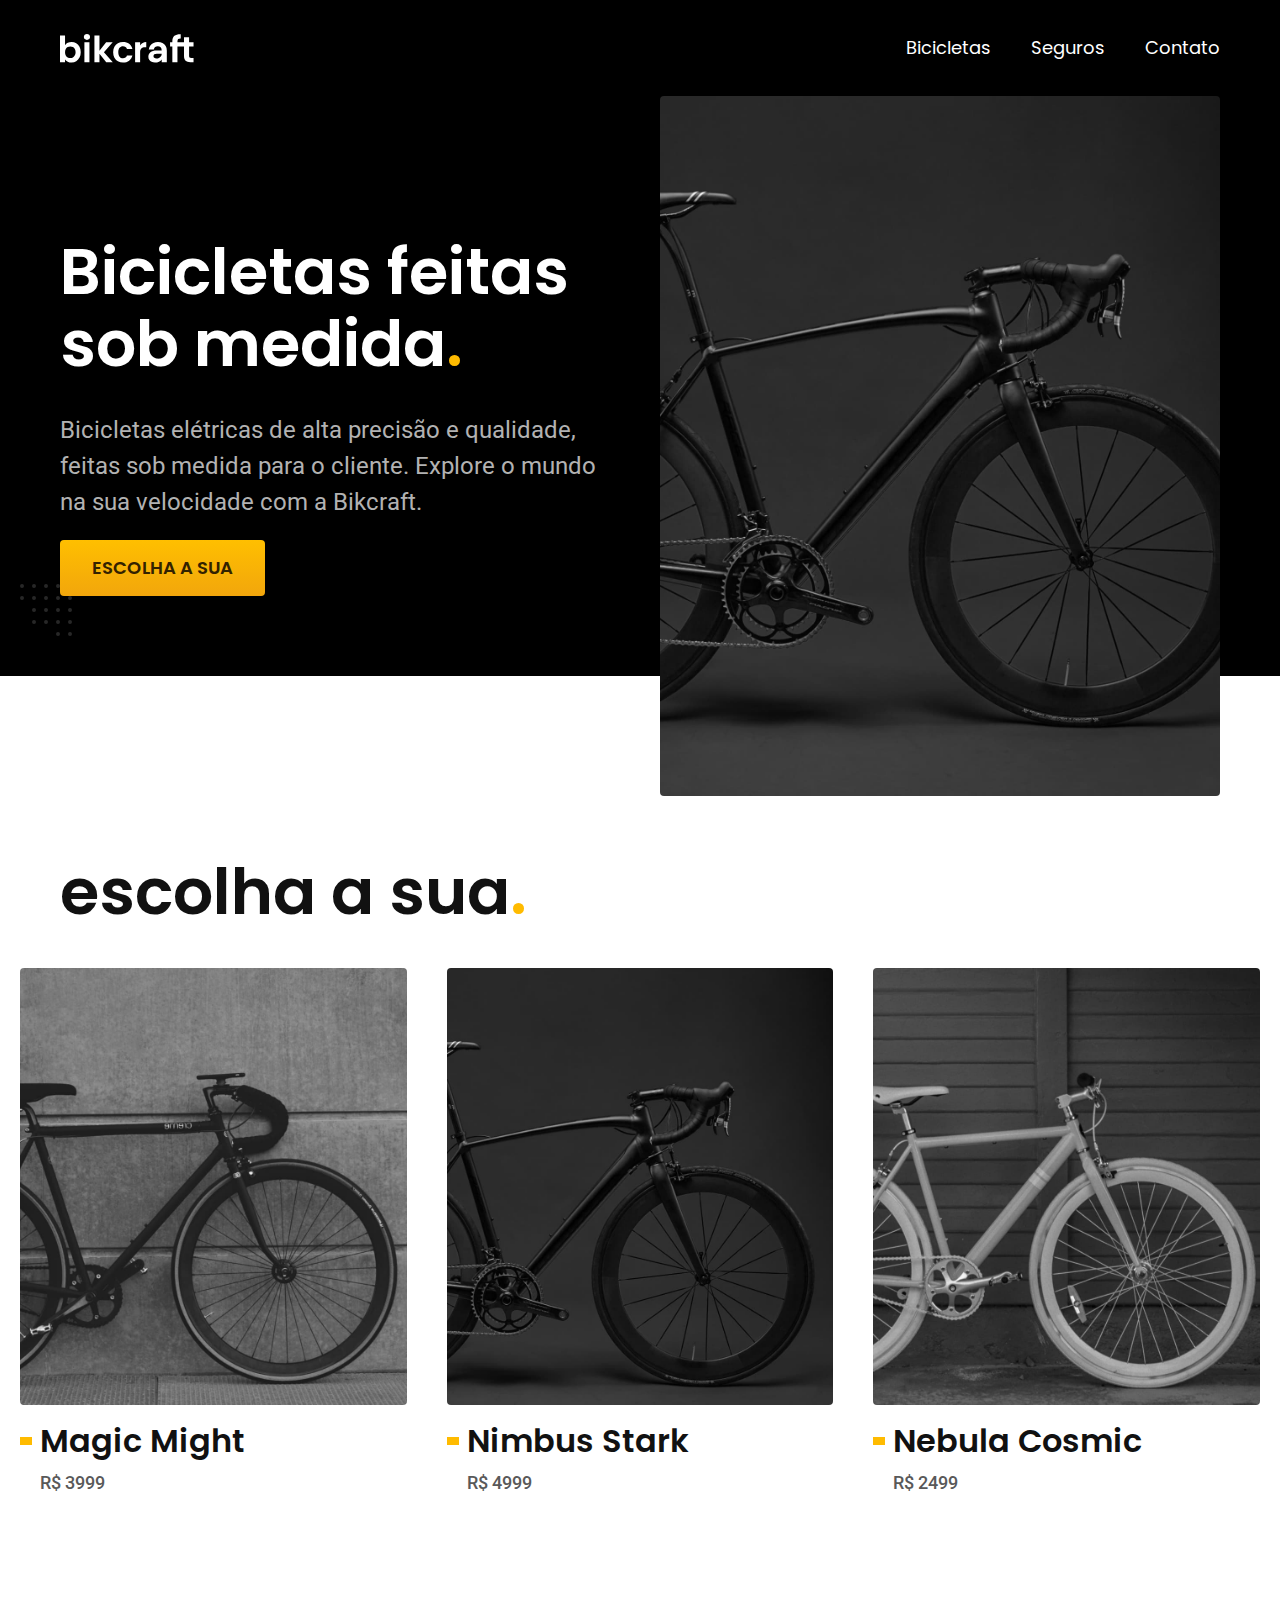
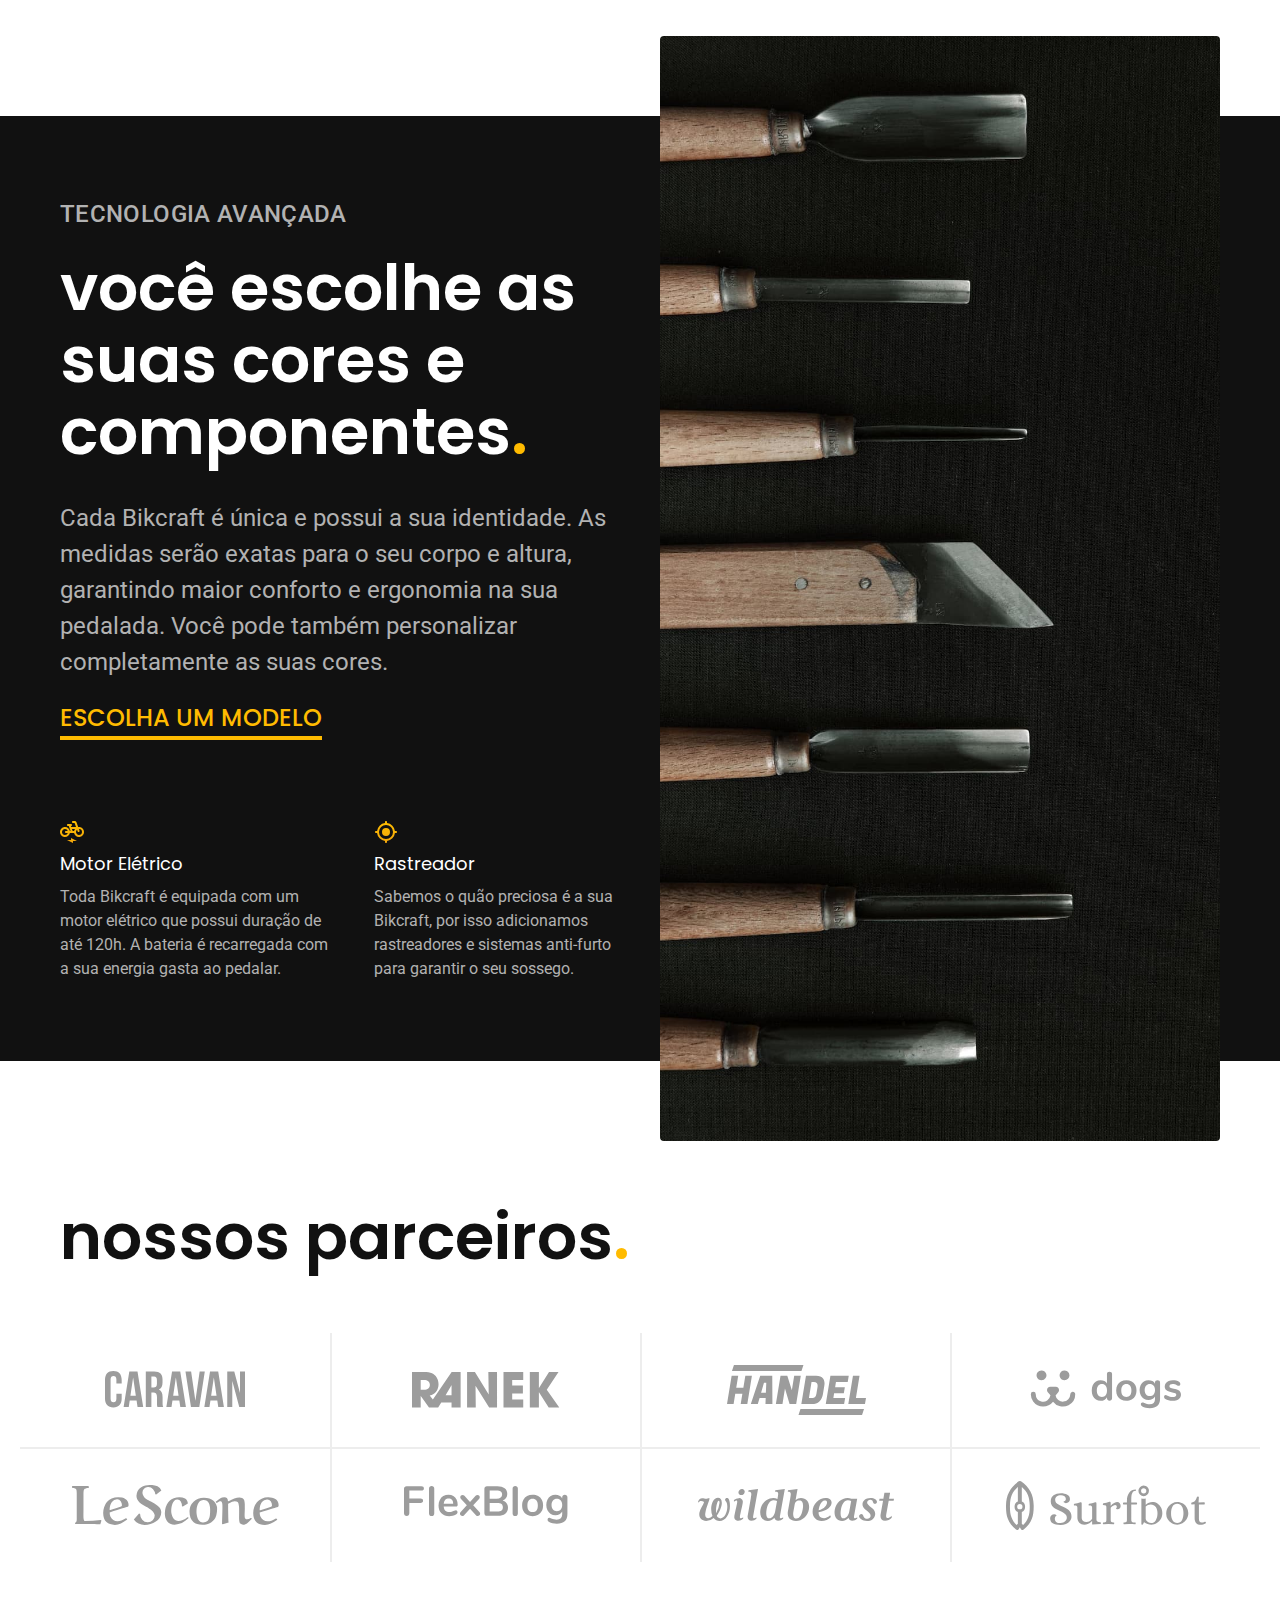
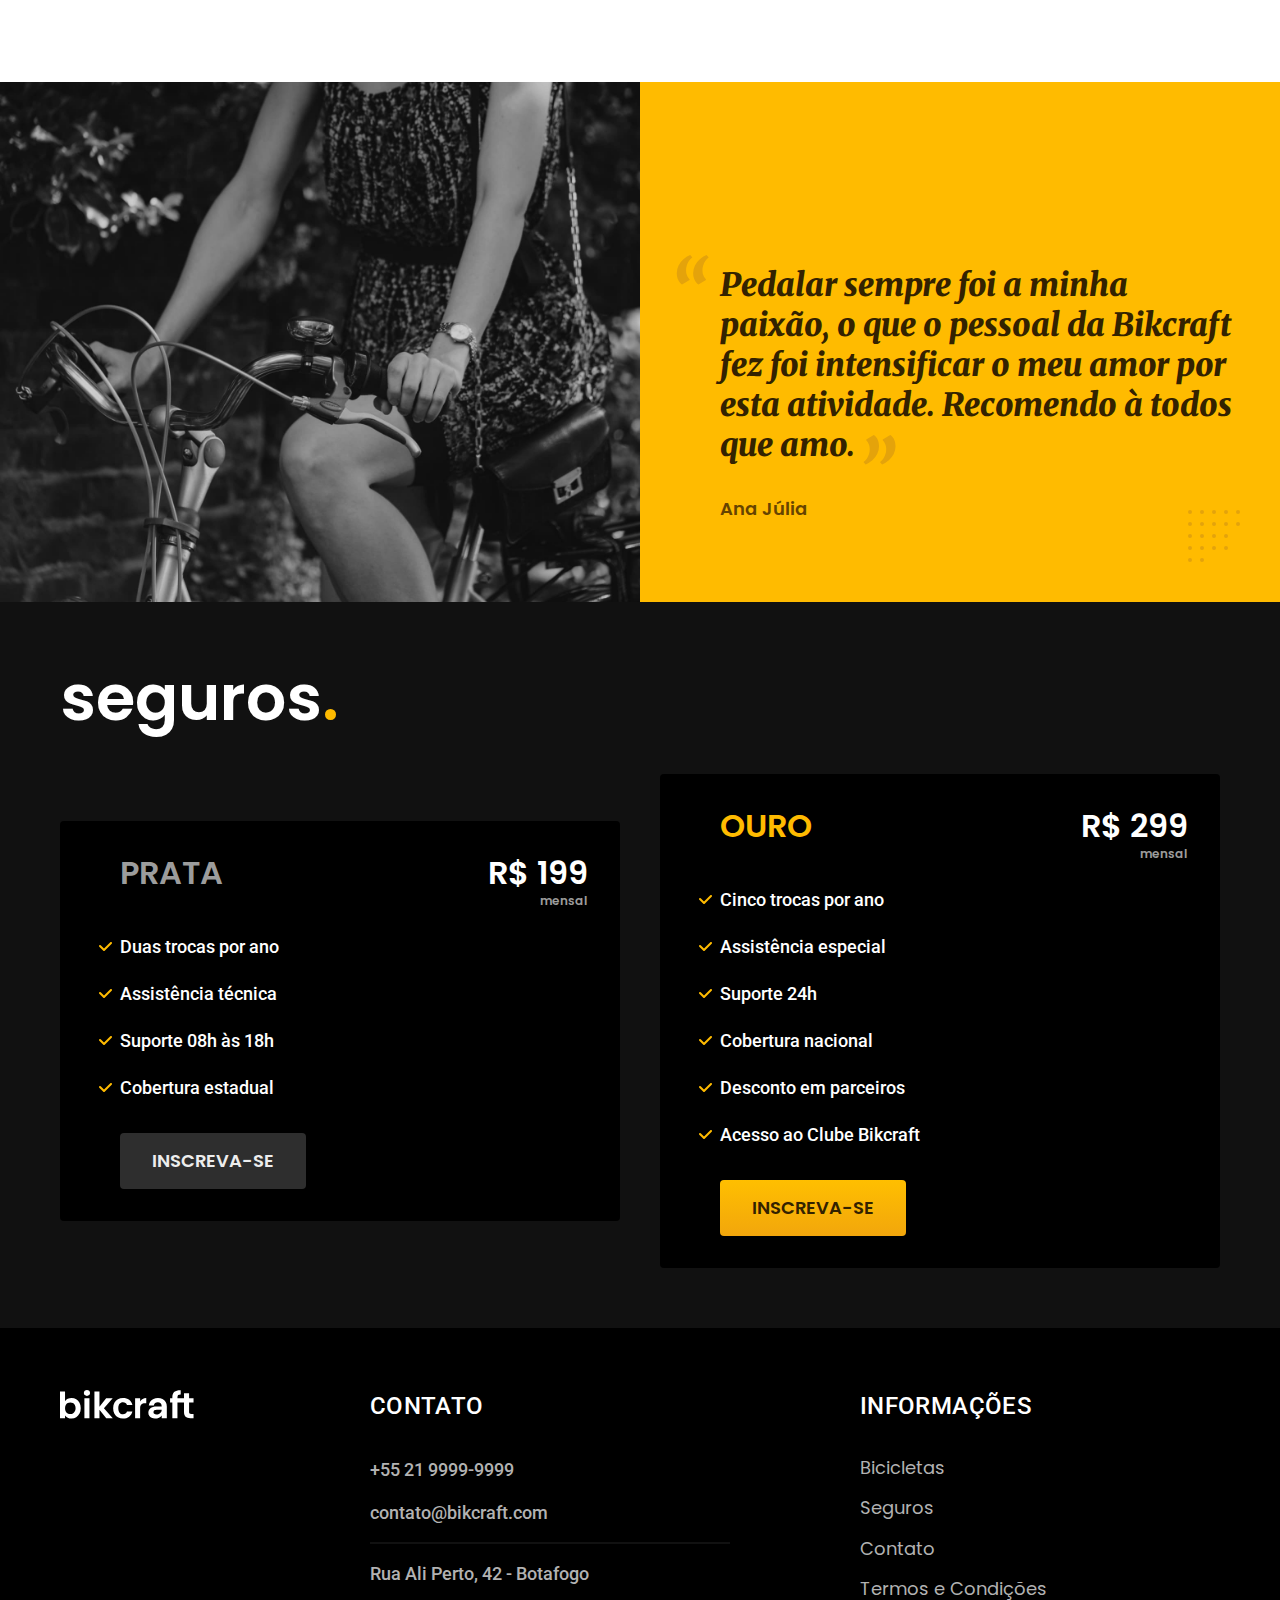
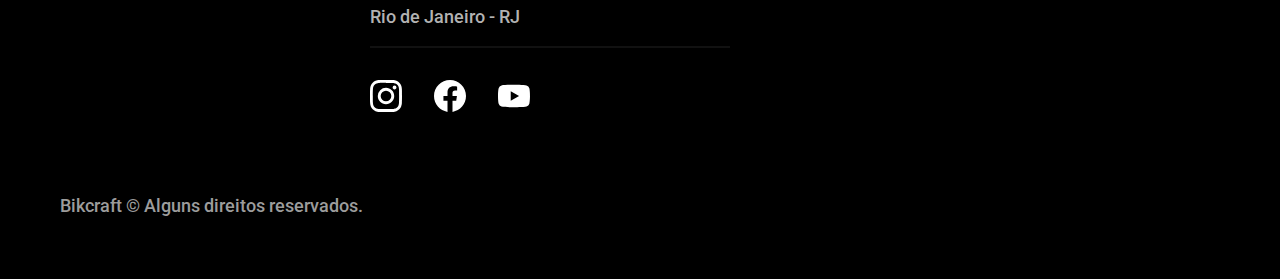
<file: index.html>
<!DOCTYPE html>

<html lang="pt-br">

<head>
  <meta charset="UTF-8">
  <meta name="viewport" content="width=device-width, initial-scale=1.0">
  <title>Bikcraft - Bicicletas Elétricas</title>
  <meta name="description" content="Bicicletas elétricas de alta precisão e qualidade,  feitas sob medida para o cliente. Explore o mundo na sua velocidade com a Bikcraft.">

  <link rel="icon" href="./favicon.svg" type="image/svg+xml">
  <link rel="preload" href="./css/style.min.css" as="style">
  <link rel="stylesheet" href="./css/style.min.css">

  <script>document.documentElement.classList.add('js')</script>

  <link rel="preconnect" href="https://fonts.googleapis.com">
  <link rel="preconnect" href="https://fonts.gstatic.com" crossorigin>
  <link href="https://fonts.googleapis.com/css2?family=Merriweather:ital,wght@1,900&family=Poppins:wght@400;600&family=Roboto:wght@400;500&display=swap" rel="stylesheet">
</head>

<body>
  <header class="header-bg">
    <div class="header container">
      <a href="./">
        <img src="./img/bikcraft.svg" width="136" height="32" alt="Bikcraft">
      </a>

      <nav aria-label="primaria">
        <ul class="header-menu font-1-m cor-0">
          <li><a href="./bicicletas.html">Bicicletas</a></li>
          <li><a href="./seguros.html">Seguros</a></li>
          <li><a href="./contato.html">Contato</a></li>
        </ul>
      </nav>
    </div>
  </header>

  <main class="introducao-bg">
    <div class="introducao container">
      <div class="introducao-conteudo">
        <h1 class="font-1-xxl cor-0 fadeInDown" data-anime="200">Bicicletas feitas sob medida<span class="cor-p1">.</span></h1>
        <p class="font-2-l cor-5 fadeInDown" data-anime="400">Bicicletas elétricas de alta precisão e qualidade, feitas sob medida para o cliente. Explore o mundo na sua velocidade com a Bikcraft.</p>
        <a class="botao fadeInDown" data-anime="600" href="./bicicletas.html">Escolha a sua</a>
      </div>
      <picture data-anime="800" class="fadeInDown">
        <source media="(max-width: 800px)" srcset="./img/bicicletas/nimbus.jpg">
        <img src="./img/fotos/introducao.jpg" width="1280" height="1600" alt="Bicicleta elétrica preta">
      </picture>
    </div>
  </main>
  <article class="bicicletas-lista">
    <h2 class="container font-1-xxl">escolha a sua<span class="cor-p1">.</span></h2>

    <ul>
      <li>
        <a href="./bicicletas/magic.html">
          <img src="./img/bicicletas/magic-home.jpg" width="920" height="1040" alt="Bicicleta preta">
          <h3 class="font-1-xl">Magic Might</h3>
          <span class="font-2-m cor-8">R$ 3999</span>
        </a>
      </li>
      <li>
        <a href="./bicicletas/nimbus.html">
          <img src="./img/bicicletas/nimbus-home.jpg" width="920" height="1040" alt="Bicicleta preta">
          <h3 class="font-1-xl">Nimbus Stark</h3>
          <span class="font-2-m cor-8">R$ 4999</span>
        </a>
      </li>
      <li>
        <a href="./bicicletas/nebula.html">
          <img src="./img/bicicletas/nebula-home.jpg" width="920" height="1040" alt="Bicicleta preta">
          <h3 class="font-1-xl">Nebula Cosmic</h3>
          <span class="font-2-m cor-8">R$ 2499</span>
        </a>
      </li>
    </ul>
  </article>

  <article class="tecnologia-bg">
    <div class="tecnologia container">
      <div class="tecnologia-conteudo">
        <span class="font-2-l-b cor-5">Tecnologia Avançada</span>
        <h2 class="font-1-xxl cor-0">você escolhe as suas cores e componentes<span class="cor-p1">.</span></h2>
        <p class="font-2-l cor-5">Cada Bikcraft é única e possui a sua identidade. As medidas serão exatas para o seu corpo e altura, garantindo maior conforto e ergonomia na sua pedalada. Você pode também personalizar completamente as suas cores.</p>
        <a class="link" href="./bicicletas.html">Escolha um modelo</a>
        <div class="tecnologia-vantagens">
          <div>
            <img src="./img/icones/eletrica.svg" width="24" height="24" alt="">
            <h3 class="font-1-m cor-0">Motor Elétrico</h3>
            <p class="font-2-s cor-5">Toda Bikcraft é equipada com um motor elétrico que possui duração de até 120h. A bateria é recarregada com a sua energia gasta ao pedalar.</p>
          </div>
          <div>
            <img src="./img/icones/rastreador.svg" width="24" height="24" alt="">
            <h3 class="font-1-m cor-0">Rastreador</h3>
            <p class="font-2-s cor-5">Sabemos o quão preciosa é a sua Bikcraft, por isso adicionamos rastreadores e sistemas anti-furto para garantir o seu sossego.</p>
          </div>
        </div>
      </div>
      <div class="tecnologia-img">
        <img src="./img/fotos/tecnologia.jpg" width="1200" height="1920" alt="">
      </div>
    </div>
  </article>

  <section class="parceiros" aria-label="Nossos Parceiros">
    <h2 class="container font-1-xxl">nossos parceiros<span class="cor-p1">.</span></h2>

    <ul>
      <li><img src="./img/parceiros/caravan.svg" width="140" height="38" alt="Caravan"></li>
      <li><img src="./img/parceiros/ranek.svg" width="148" height="36" alt="Ranek"></li>
      <li><img src="./img/parceiros/handel.svg" width="139" height="50" alt="Handel"></li>
      <li><img src="./img/parceiros/dogs.svg" width="152" height="39" alt="Dogs"></li>
      <li><img src="./img/parceiros/lescone.svg" width="208" height="41" alt="Lescone"></li>
      <li><img src="./img/parceiros/flexblog.svg" width="164" height="38" alt="Flexblog"></li>
      <li><img src="./img/parceiros/wildbeast.svg" width="196" height="34" alt="Wildbeast"></li>
      <li><img src="./img/parceiros/surfbot.svg" width="200" height="49" alt="Surfbot"></li>
    </ul>
  </section>

  <section class="depoimento" aria-label="Depoimento">
    <div>
      <img src="./img/fotos/depoimento.jpg" width="1560" height="1360" alt="Pessoa pedalando uma bicicleta Bikcraft">
    </div>
    <div class="depoimento-conteudo">
      <blockquote class="font-1-xl cor-p5">
        <p>Pedalar sempre foi a minha paixão, o que o pessoal da Bikcraft fez foi intensificar o meu amor por esta atividade. Recomendo à todos que amo.</p>
      </blockquote>
      <span class="font-1-m-b cor-p4">Ana Júlia</span>
    </div>
  </section>

  <article class="seguros-bg">
    <div class="seguros container">
      <h2 class="font-1-xxl cor-0">seguros<span class="cor-p1">.</span></h2>

      <div class="seguros-item">
        <h3 class="font-1-xl cor-6">PRATA</h3>
        <span class="font-1-xl cor-0">R$ 199 <span class="font-1-xs cor-6">mensal</span></span>
        <ul class="font-2-m cor-0">
          <li>Duas trocas por ano</li>
          <li>Assistência técnica</li>
          <li>Suporte 08h às 18h</li>
          <li>Cobertura estadual</li>
        </ul>
        <a class="botao secundario" href="./orcamento.html?tipo=seguro&produto=prata">Inscreva-se</a>
      </div>

      <div class="seguros-item">
        <h3 class="font-1-xl cor-p1">OURO</h3>
        <span class="font-1-xl cor-0">R$ 299 <span class="font-1-xs cor-6">mensal</span></span>
        <ul class="font-2-m cor-0">
          <li>Cinco trocas por ano</li>
          <li>Assistência especial</li>
          <li>Suporte 24h</li>
          <li>Cobertura nacional</li>
          <li>Desconto em parceiros</li>
          <li>Acesso ao Clube Bikcraft</li>
        </ul>
        <a class="botao" href="./orcamento.html?tipo=seguro&produto=ouro">Inscreva-se</a>
      </div>
    </div>
  </article>

  <footer class="footer-bg">
    <div class="footer container">
      <img src="./img/bikcraft.svg" width="136" height="32" alt="Bikcraft">
      <div class="footer-contato">
        <h3 class="font-2-l-b cor-0">Contato</h3>
        <ul class="font-2-m cor-5">
          <li><a href="tel:+552199999999">+55 21 9999-9999</a></li>
          <li><a href="mailto:contato@bikcraft.com">contato@bikcraft.com</a></li>
          <li>Rua Ali Perto, 42 - Botafogo</li>
          <li>Rio de Janeiro - RJ</li>
        </ul>
        <div class="footer-redes">
          <a href="./">
            <img src="./img/redes/instagram.svg" width="32" height="32" alt="Instagram">
          </a>
          <a href="./">
            <img src="./img/redes/facebook.svg" width="32" height="32" alt="Facebook">
          </a>
          <a href="./">
            <img src="./img/redes/youtube.svg" width="32" height="32" alt="Youtube">
          </a>
        </div>

      </div>
      <div class="footer-informacoes">
        <h3 class="font-2-l-b cor-0">Informações</h3>
        <nav>
          <ul class="font-1-m cor-5">
            <li><a href="./bicicletas.html">Bicicletas</a></li>
            <li><a href="./seguros.html">Seguros</a></li>
            <li><a href="./contato.html">Contato</a></li>
            <li><a href="./termos.html">Termos e Condições</a></li>
          </ul>
        </nav>
      </div>
      <p class="footer-copy font-2-m cor-6">Bikcraft © Alguns direitos reservados.</p>
    </div>
  </footer>

  <script src="./js/plugins/simple-anime.js"></script>
  <script src="./js/script.js"></script>
</body>

</html>
</file>
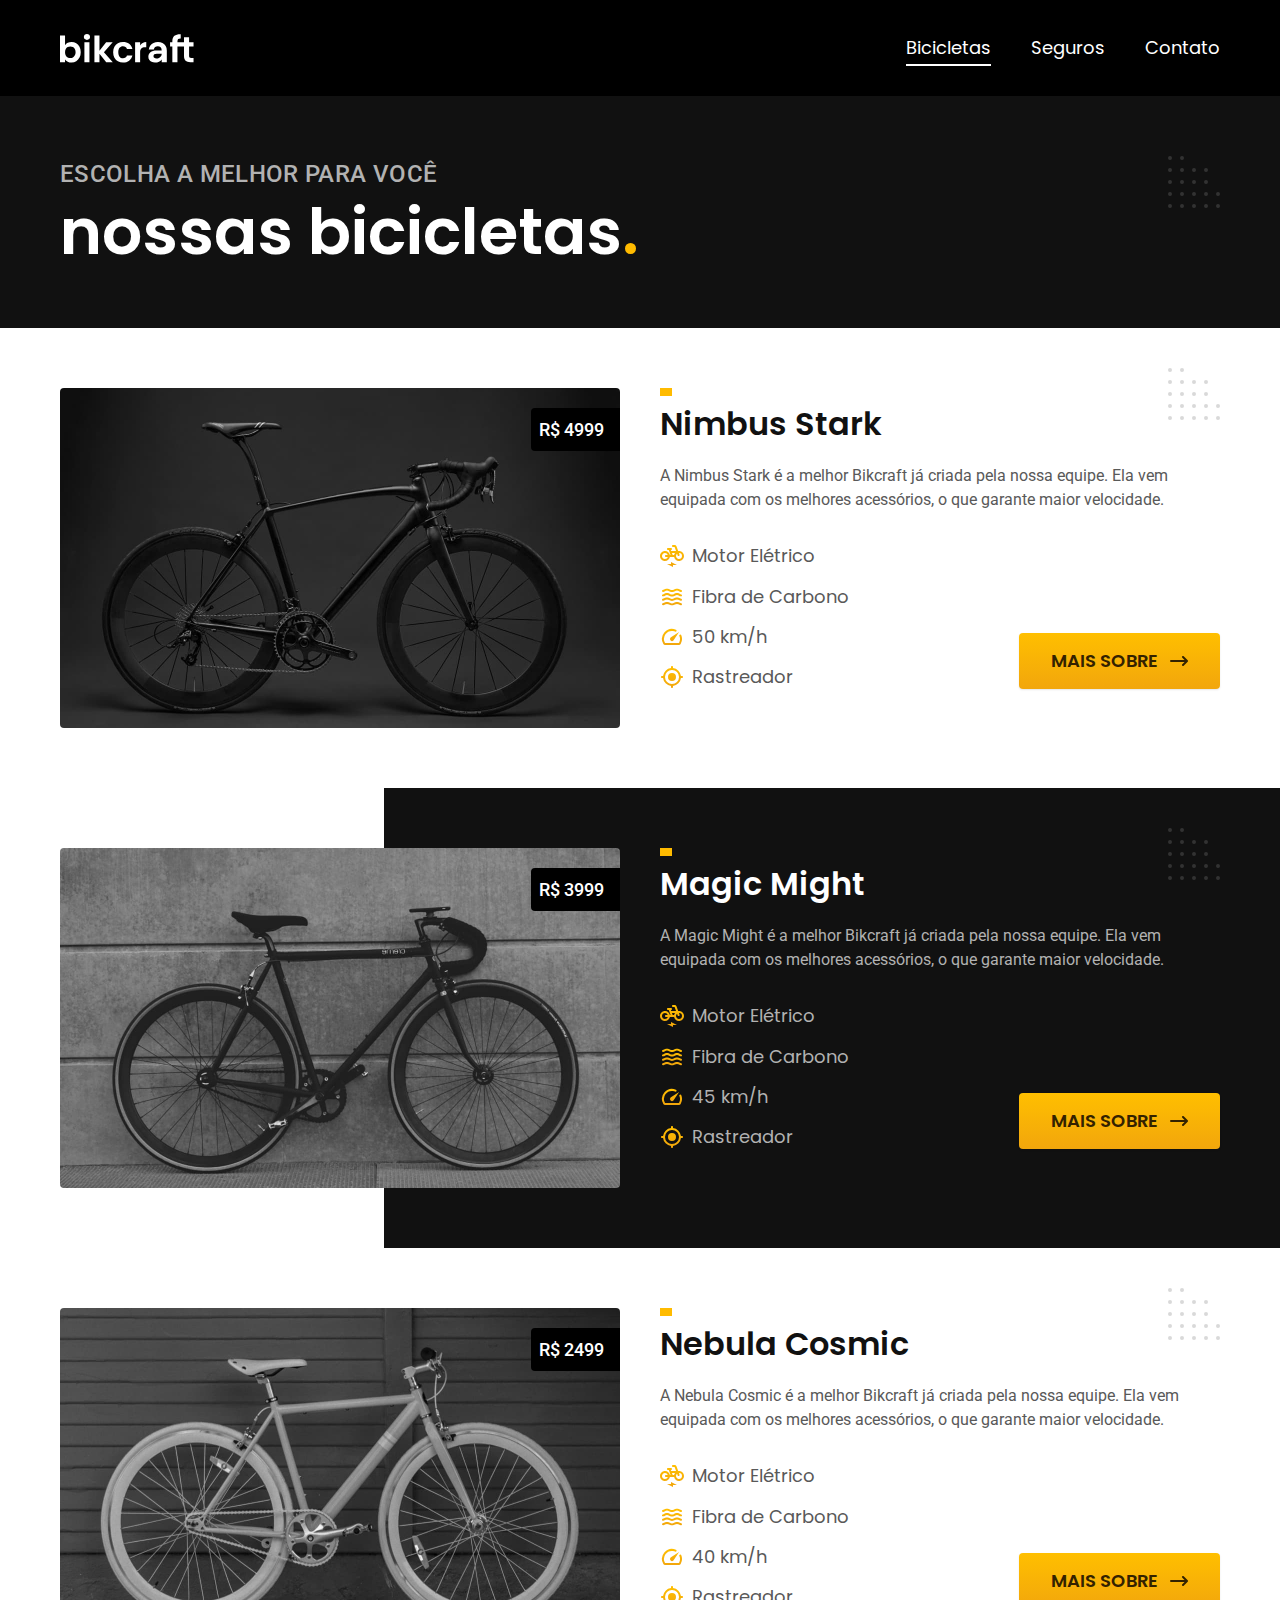
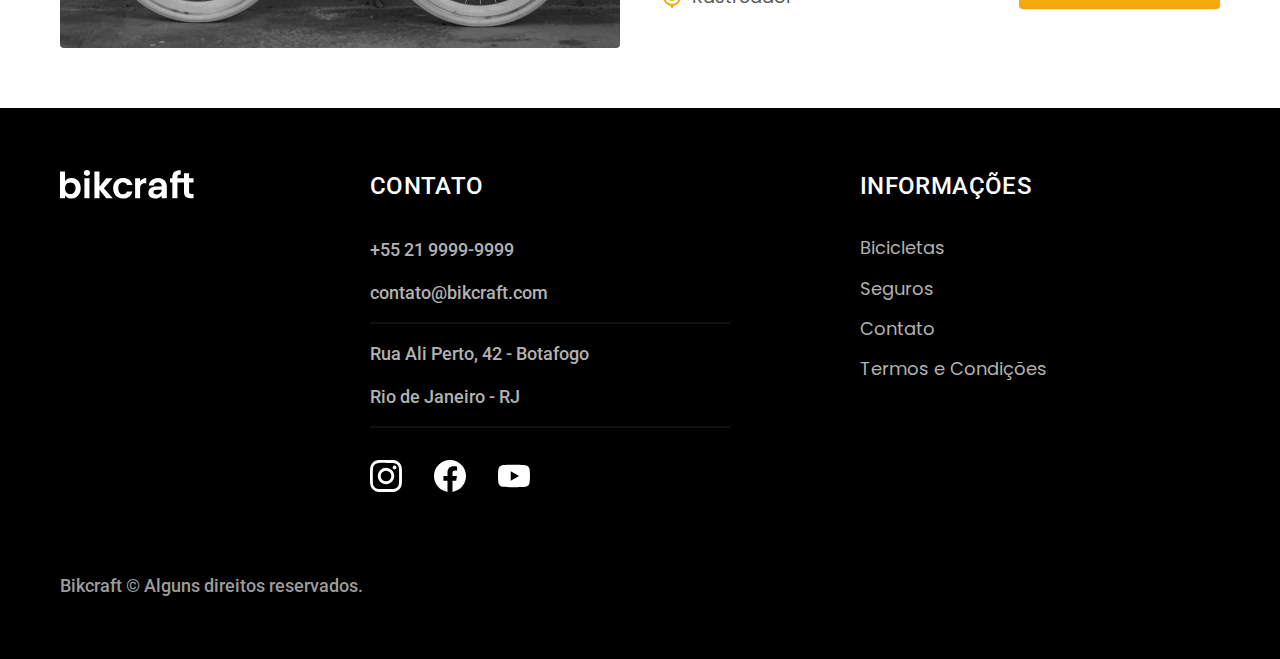
<file: bicicletas.html>
<!DOCTYPE html>

<html lang="pt-br">

<head>
  <meta charset="UTF-8">
  <meta name="viewport" content="width=device-width, initial-scale=1.0">
  <title>Bicicletas | Bikcraft</title>
  <meta name="description" content="Bicicletas.">

  <link rel="icon" href="./favicon.svg" type="image/svg+xml">
  <link rel="preload" href="./css/style.min.css" as="style">
  <link rel="stylesheet" href="./css/style.min.css">

  <script>document.documentElement.classList.add('js')</script>

  <link rel="preconnect" href="https://fonts.googleapis.com">
  <link rel="preconnect" href="https://fonts.gstatic.com" crossorigin>
  <link href="https://fonts.googleapis.com/css2?family=Merriweather:ital,wght@1,900&family=Poppins:wght@400;600&family=Roboto:wght@400;500&display=swap" rel="stylesheet">
</head>

<body id="bicicletas">
  <header class="header-bg">
    <div class="header container">
      <a href="./">
        <img src="./img/bikcraft.svg" width="136" height="32" alt="Bikcraft">
      </a>

      <nav aria-label="primaria">
        <ul class="header-menu font-1-m cor-0">
          <li><a href="./bicicletas.html">Bicicletas</a></li>
          <li><a href="./seguros.html">Seguros</a></li>
          <li><a href="./contato.html">Contato</a></li>
        </ul>
      </nav>
    </div>
  </header>

  <main>
    <div class="titulo-bg">
      <div class="titulo container">
        <p class="font-2-l-b cor-5">Escolha a melhor para você</p>
        <h1 class="font-1-xxl cor-0">nossas bicicletas<span class="cor-p1">.</span></h1>
      </div>
    </div>

    <div class="bicicletas container">
      <div class="bicicletas-img">
        <img src="./img/bicicletas/nimbus.jpg" width="1120" height="680" alt="Bicicleta preta">
        <span class="font-2-m cor-0">R$ 4999</span>
      </div>
      <div class="bicicletas-conteudo">
        <h2 class="font-1-xl">Nimbus Stark</h2>
        <p class="font-2-s cor-8">A Nimbus Stark é a melhor Bikcraft já criada pela nossa equipe. Ela vem equipada com os melhores acessórios, o que garante maior velocidade.</p>
        <ul class="font-1-m cor-8">
          <li><img src="./img/icones/eletrica.svg" width="32" height="32" alt="">
            Motor Elétrico
          </li>
          <li><img src="./img/icones/carbono.svg" width="32" height="32" alt="">
            Fibra de Carbono
          </li>
          <li><img src="./img/icones/velocidade.svg" width="32" height="32" alt="">
            50 km/h
          </li>
          <li><img src="./img/icones/rastreador.svg" width="32" height="32" alt="">
            Rastreador
          </li>
        </ul>
        <a class="botao seta" href="./bicicletas/nimbus.html">Mais Sobre</a>
      </div>
    </div>

    <div class="bicicletas-bg">
      <div class="bicicletas container">
        <div class="bicicletas-img">
          <img src="./img/bicicletas/magic.jpg" width="1120" height="680" alt="Bicicleta preta">
          <span class="font-2-m cor-0">R$ 3999</span>
        </div>
        <div class="bicicletas-conteudo">
          <h2 class="font-1-xl cor-0">Magic Might</h2>
          <p class="font-2-s cor-5">A Magic Might é a melhor Bikcraft já criada pela nossa equipe. Ela vem equipada com os melhores acessórios, o que garante maior velocidade.</p>
          <ul class="font-1-m cor-5">
            <li><img src="./img/icones/eletrica.svg" width="32" height="32" alt="">
              Motor Elétrico
            </li>
            <li><img src="./img/icones/carbono.svg" width="32" height="32" alt="">
              Fibra de Carbono
            </li>
            <li><img src="./img/icones/velocidade.svg" width="32" height="32" alt="">
              45 km/h
            </li>
            <li><img src="./img/icones/rastreador.svg" width="32" height="32" alt="">
              Rastreador
            </li>
          </ul>
          <a class="botao seta" href="./bicicletas/magic.html">Mais Sobre</a>
        </div>
      </div>
    </div>

    <div class="bicicletas container">
      <div class="bicicletas-img">
        <img src="./img/bicicletas/nebula.jpg" width="1120" height="680" alt="Bicicleta preta">
        <span class="font-2-m cor-0">R$ 2499</span>
      </div>
      <div class="bicicletas-conteudo">
        <h2 class="font-1-xl">Nebula Cosmic</h2>
        <p class="font-2-s cor-8">A Nebula Cosmic é a melhor Bikcraft já criada pela nossa equipe. Ela vem equipada com os melhores acessórios, o que garante maior velocidade.</p>
        <ul class="font-1-m cor-8">
          <li><img src="./img/icones/eletrica.svg" width="32" height="32" alt="">
            Motor Elétrico
          </li>
          <li><img src="./img/icones/carbono.svg" width="32" height="32" alt="">
            Fibra de Carbono
          </li>
          <li><img src="./img/icones/velocidade.svg" width="32" height="32" alt="">
            40 km/h
          </li>
          <li><img src="./img/icones/rastreador.svg" width="32" height="32" alt="">
            Rastreador
          </li>
        </ul>
        <a class="botao seta" href="./bicicletas/nebula.html">Mais Sobre</a>
      </div>
    </div>
  </main>

  <footer class="footer-bg">
    <div class="footer container">
      <img src="./img/bikcraft.svg" width="136" height="32" alt="Bikcraft">
      <div class="footer-contato">
        <h3 class="font-2-l-b cor-0">Contato</h3>
        <ul class="font-2-m cor-5">
          <li><a href="tel:+552199999999">+55 21 9999-9999</a></li>
          <li><a href="mailto:contato@bikcraft.com">contato@bikcraft.com</a></li>
          <li>Rua Ali Perto, 42 - Botafogo</li>
          <li>Rio de Janeiro - RJ</li>
        </ul>
        <div class="footer-redes">
          <a href="./">
            <img src="./img/redes/instagram.svg" width="32" height="32" alt="Instagram">
          </a>
          <a href="./">
            <img src="./img/redes/facebook.svg" width="32" height="32" alt="Facebook">
          </a>
          <a href="./">
            <img src="./img/redes/youtube.svg" width="32" height="32" alt="Youtube">
          </a>
        </div>

      </div>
      <div class="footer-informacoes">
        <h3 class="font-2-l-b cor-0">Informações</h3>
        <nav>
          <ul class="font-1-m cor-5">
            <li><a href="./bicicletas.html">Bicicletas</a></li>
            <li><a href="./seguros.html">Seguros</a></li>
            <li><a href="./contato.html">Contato</a></li>
            <li><a href="./termos.html">Termos e Condições</a></li>
          </ul>
        </nav>
      </div>
      <p class="footer-copy font-2-m cor-6">Bikcraft © Alguns direitos reservados.</p>
    </div>
  </footer>
  <script src="./js/script.js"></script>
</body>

</html>
</file>
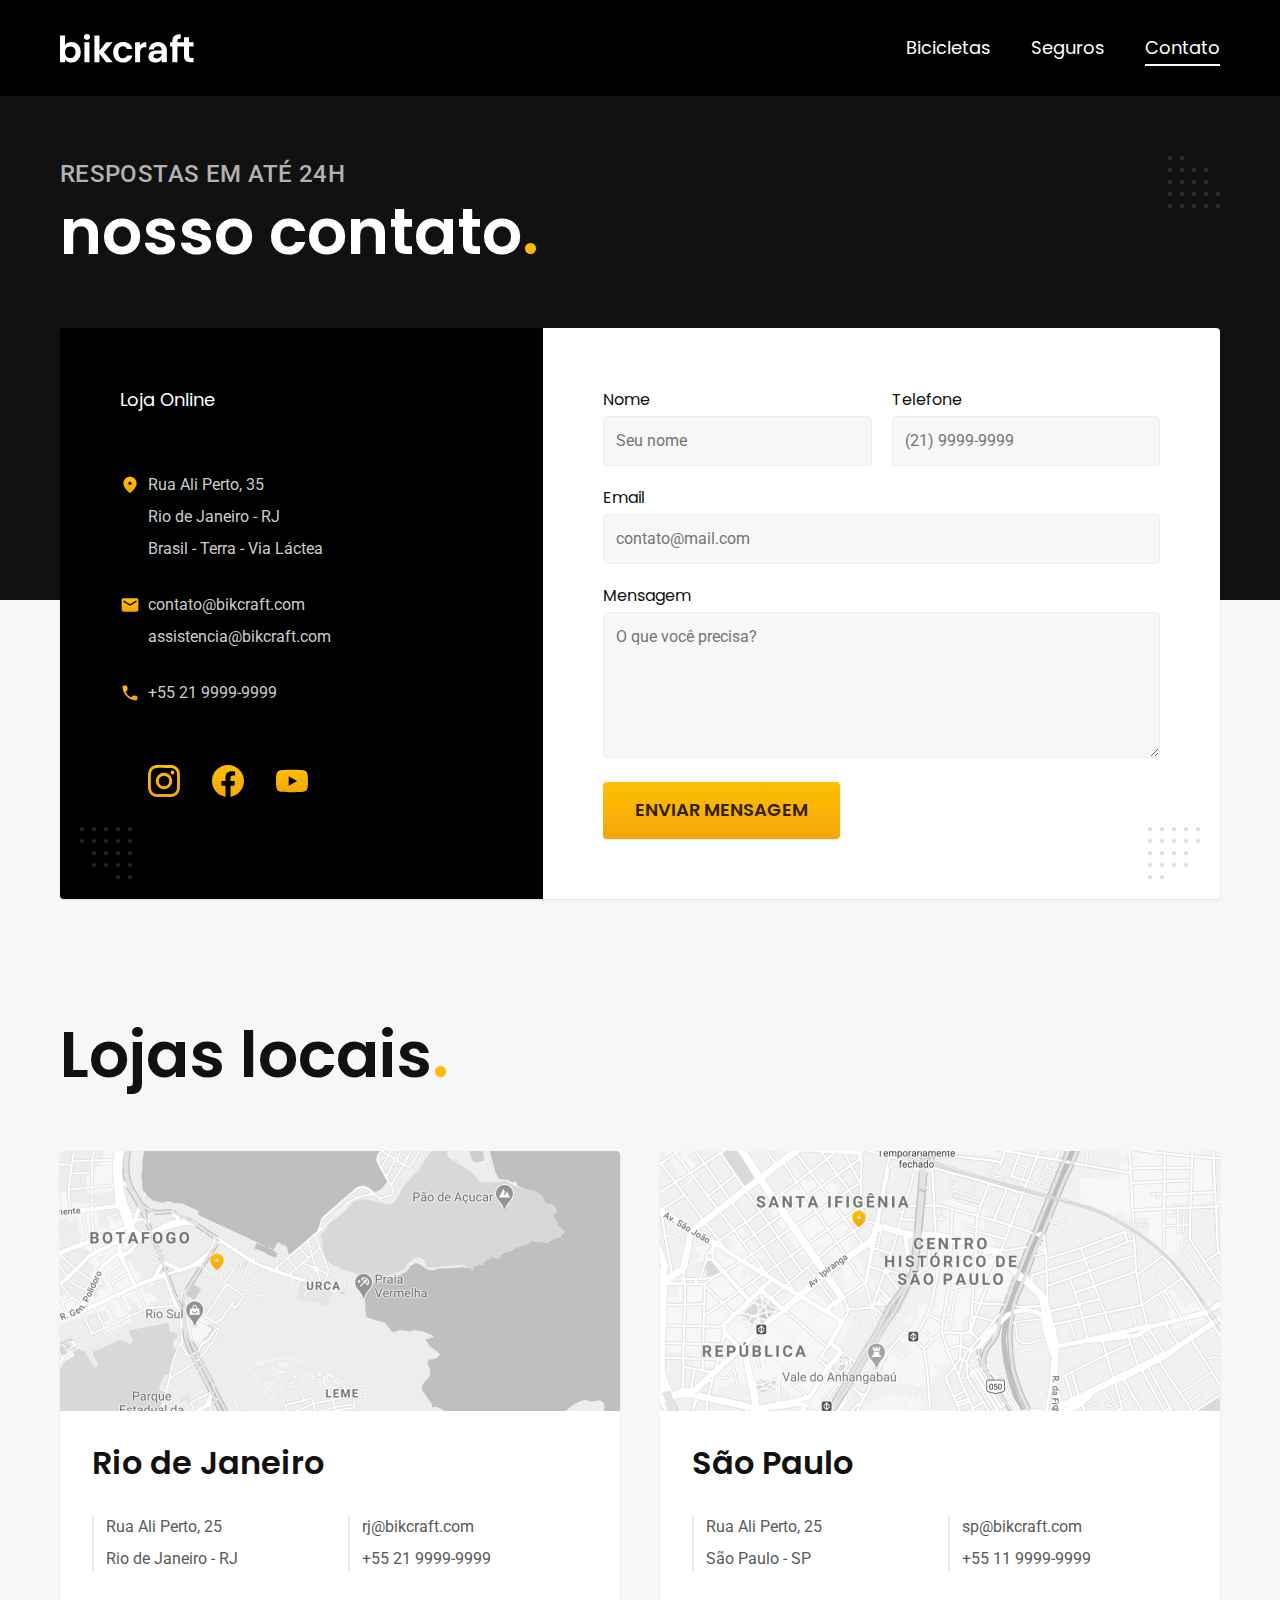
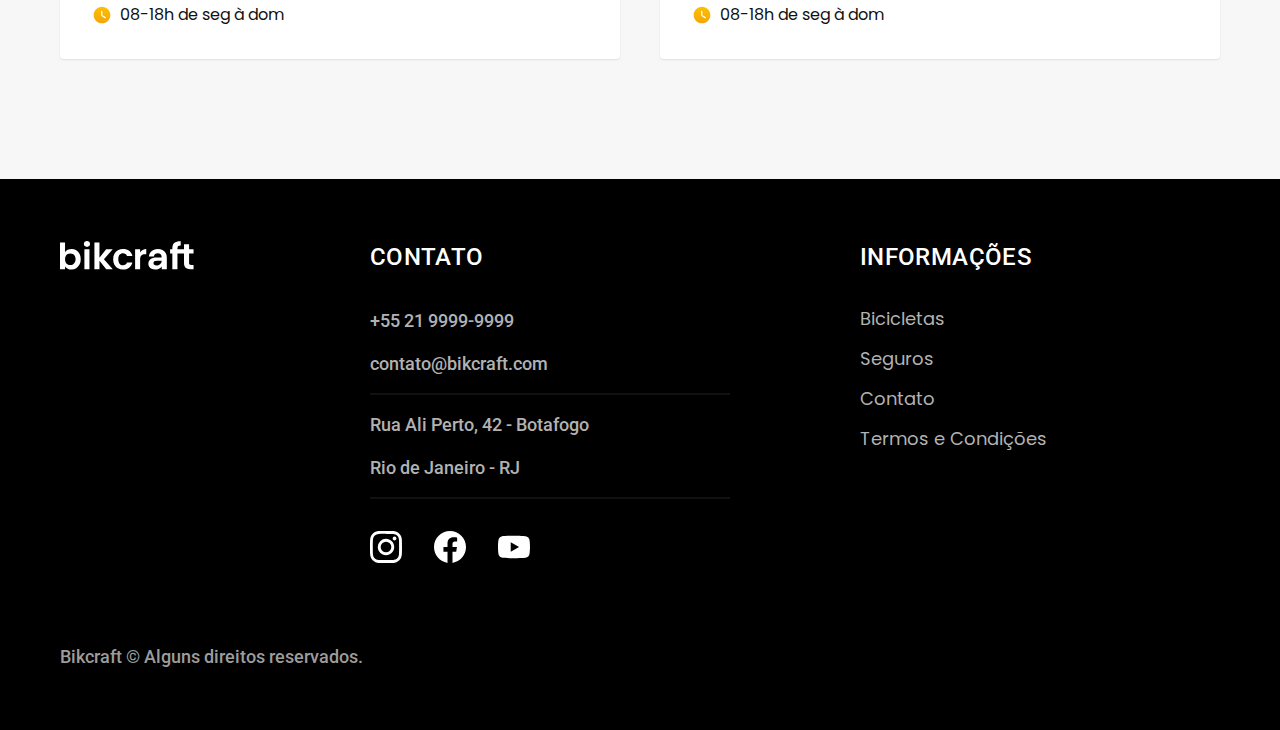
<file: contato.html>
<!DOCTYPE html>

<html lang="pt-br">

<head>
  <meta charset="UTF-8">
  <meta name="viewport" content="width=device-width, initial-scale=1.0">
  <title>Contato | Bikcraft</title>
  <meta name="description" content="Contato.">

  <link rel="icon" href="./favicon.svg" type="image/svg+xml">
  <link rel="preload" href="./css/style.min.css" as="style">
  <link rel="stylesheet" href="./css/style.min.css">

  <script>document.documentElement.classList.add('js')</script>

  <link rel="preconnect" href="https://fonts.googleapis.com">
  <link rel="preconnect" href="https://fonts.gstatic.com" crossorigin>
  <link href="https://fonts.googleapis.com/css2?family=Merriweather:ital,wght@1,900&family=Poppins:wght@400;600&family=Roboto:wght@400;500&display=swap" rel="stylesheet">
</head>

<body id="contato">
  <header class="header-bg">
    <div class="header container">
      <a href="./">
        <img src="./img/bikcraft.svg" width="136" height="32" alt="Bikcraft">
      </a>

      <nav aria-label="primaria">
        <ul class="header-menu font-1-m cor-0">
          <li><a href="./bicicletas.html">Bicicletas</a></li>
          <li><a href="./seguros.html">Seguros</a></li>
          <li><a href="./contato.html">Contato</a></li>
        </ul>
      </nav>
    </div>
  </header>

  <main>
    <div class="titulo-bg">
      <div class="titulo container">
        <p class="font-2-l-b cor-5">respostas em até 24h</p>
        <h1 class="font-1-xxl cor-0">nosso contato<span class="cor-p1">.</span></h1>
      </div>
    </div>

    <div class="contato container">
      <section class="contato-dados" aria-label="Endereço">
        <h2 class="font-1-m cor-0">Loja Online</h2>
        <div class="contato-endereco font-2-s cor-4">
          <p>Rua Ali Perto, 35</p>
          <p>Rio de Janeiro - RJ</p>
          <p>Brasil - Terra - Via Láctea</p>
        </div>
        <address class="contato-meios font-2-s cor-4">
          <a href="mailto:contato@bikcraft.com">contato@bikcraft.com</a>
          <a href="mailto:assistencia@bikcraft.com">assistencia@bikcraft.com</a>
          <a href="tel:+552199999999">+55 21 9999-9999</a>
        </address>
        <div class="contato-redes">
          <a href="./">
            <img src="./img/redes/instagram-p.svg" width="32" height="32" alt="Instagram">
          </a>
          <a href="./">
            <img src="./img/redes/facebook-p.svg" width="32" height="32" alt="Facebook">
          </a>
          <a href="./">
            <img src="./img/redes/youtube-p.svg" width="32" height="32" alt="Youtube">
          </a>
        </div>
      </section>

      <section class="contato-formulario" aria-label="Formulário">
        <form class="form" action="./contato.html">
          <div>
            <label for="nome">Nome</label>
            <input type="text" id="nome" name="nome" placeholder="Seu nome">
          </div>
          <div>
            <label for="telefone">Telefone</label>
            <input type="text" id="telefone" name="telefone" placeholder="(21) 9999-9999">
          </div>
          <div class="col-2">
            <label for="email">Email</label>
            <input type="email" id="email" name="email" placeholder="contato@mail.com">
          </div>
          <div class="col-2">
            <label for="mensagem">Mensagem</label>
            <textarea rows="5" id="mensagem" name="mensagem" placeholder="O que você precisa?"></textarea>
          </div>
          <button class="botao col-2">Enviar Mensagem</button>
        </form>
      </section>
    </div>
  </main>

  <article class="lojas container">
    <h2 class="font-1-xxl">Lojas locais<span class="cor-p1">.</span></h2>
    <div class="lojas-item">
      <img src="./img/lojas/rj.jpg" width="1120" height="520" alt="Mapa marcando o endereço em Rua Ali Perto, 25 - Rio de Janeiro - RJ">
      <div class="lojas-conteudo">
        <h3 class="font-1-xl">Rio de Janeiro</h3>
        <div class="lojas-dados font-2-s cor-8">
          <p>Rua Ali Perto, 25</p>
          <p>Rio de Janeiro - RJ</p>
        </div>
        <div class="lojas-dados font-2-s cor-8">
          <a href="mailto:rj@bikcraft.com">rj@bikcraft.com</a>
          <a href="tel:+552199999999">+55 21 9999-9999</a>
        </div>
        <p class="lojas-tempo font-1-s"><img src="./img/icones/horario.svg" width="20" height="20" alt="">08-18h de seg à dom</p>
      </div>
    </div>

    <div class="lojas-item">
      <img src="./img/lojas/sp.jpg" width="1120" height="520" alt="Mapa marcando o endereço em Rua Ali Perto, 25 - São Paulo - SP">
      <div class="lojas-conteudo">
        <h3 class="font-1-xl">São Paulo</h3>
        <div class="lojas-dados font-2-s cor-8">
          <p>Rua Ali Perto, 25</p>
          <p>São Paulo - SP</p>
        </div>
        <div class="lojas-dados font-2-s cor-8">
          <a href="mailto:sp@bikcraft.com">sp@bikcraft.com</a>
          <a href="tel:+551199999999">+55 11 9999-9999</a>
        </div>
        <p class="lojas-tempo font-1-s"><img src="./img/icones/horario.svg" width="20" height="20" alt="">08-18h de seg à dom</p>
      </div>
    </div>
  </article>

  <footer class="footer-bg">
    <div class="footer container">
      <img src="./img/bikcraft.svg" width="136" height="32" alt="Bikcraft">
      <div class="footer-contato">
        <h3 class="font-2-l-b cor-0">Contato</h3>
        <ul class="font-2-m cor-5">
          <li><a href="tel:+552199999999">+55 21 9999-9999</a></li>
          <li><a href="mailto:contato@bikcraft.com">contato@bikcraft.com</a></li>
          <li>Rua Ali Perto, 42 - Botafogo</li>
          <li>Rio de Janeiro - RJ</li>
        </ul>
        <div class="footer-redes">
          <a href="./">
            <img src="./img/redes/instagram.svg" width="32" height="32" alt="Instagram">
          </a>
          <a href="./">
            <img src="./img/redes/facebook.svg" width="32" height="32" alt="Facebook">
          </a>
          <a href="./">
            <img src="./img/redes/youtube.svg" width="32" height="32" alt="Youtube">
          </a>
        </div>

      </div>
      <div class="footer-informacoes">
        <h3 class="font-2-l-b cor-0">Informações</h3>
        <nav>
          <ul class="font-1-m cor-5">
            <li><a href="./bicicletas.html">Bicicletas</a></li>
            <li><a href="./seguros.html">Seguros</a></li>
            <li><a href="./contato.html">Contato</a></li>
            <li><a href="./termos.html">Termos e Condições</a></li>
          </ul>
        </nav>
      </div>
      <p class="footer-copy font-2-m cor-6">Bikcraft © Alguns direitos reservados.</p>
    </div>
  </footer>
  <script src="./js/script.js"></script>
</body>

</html>
</file>
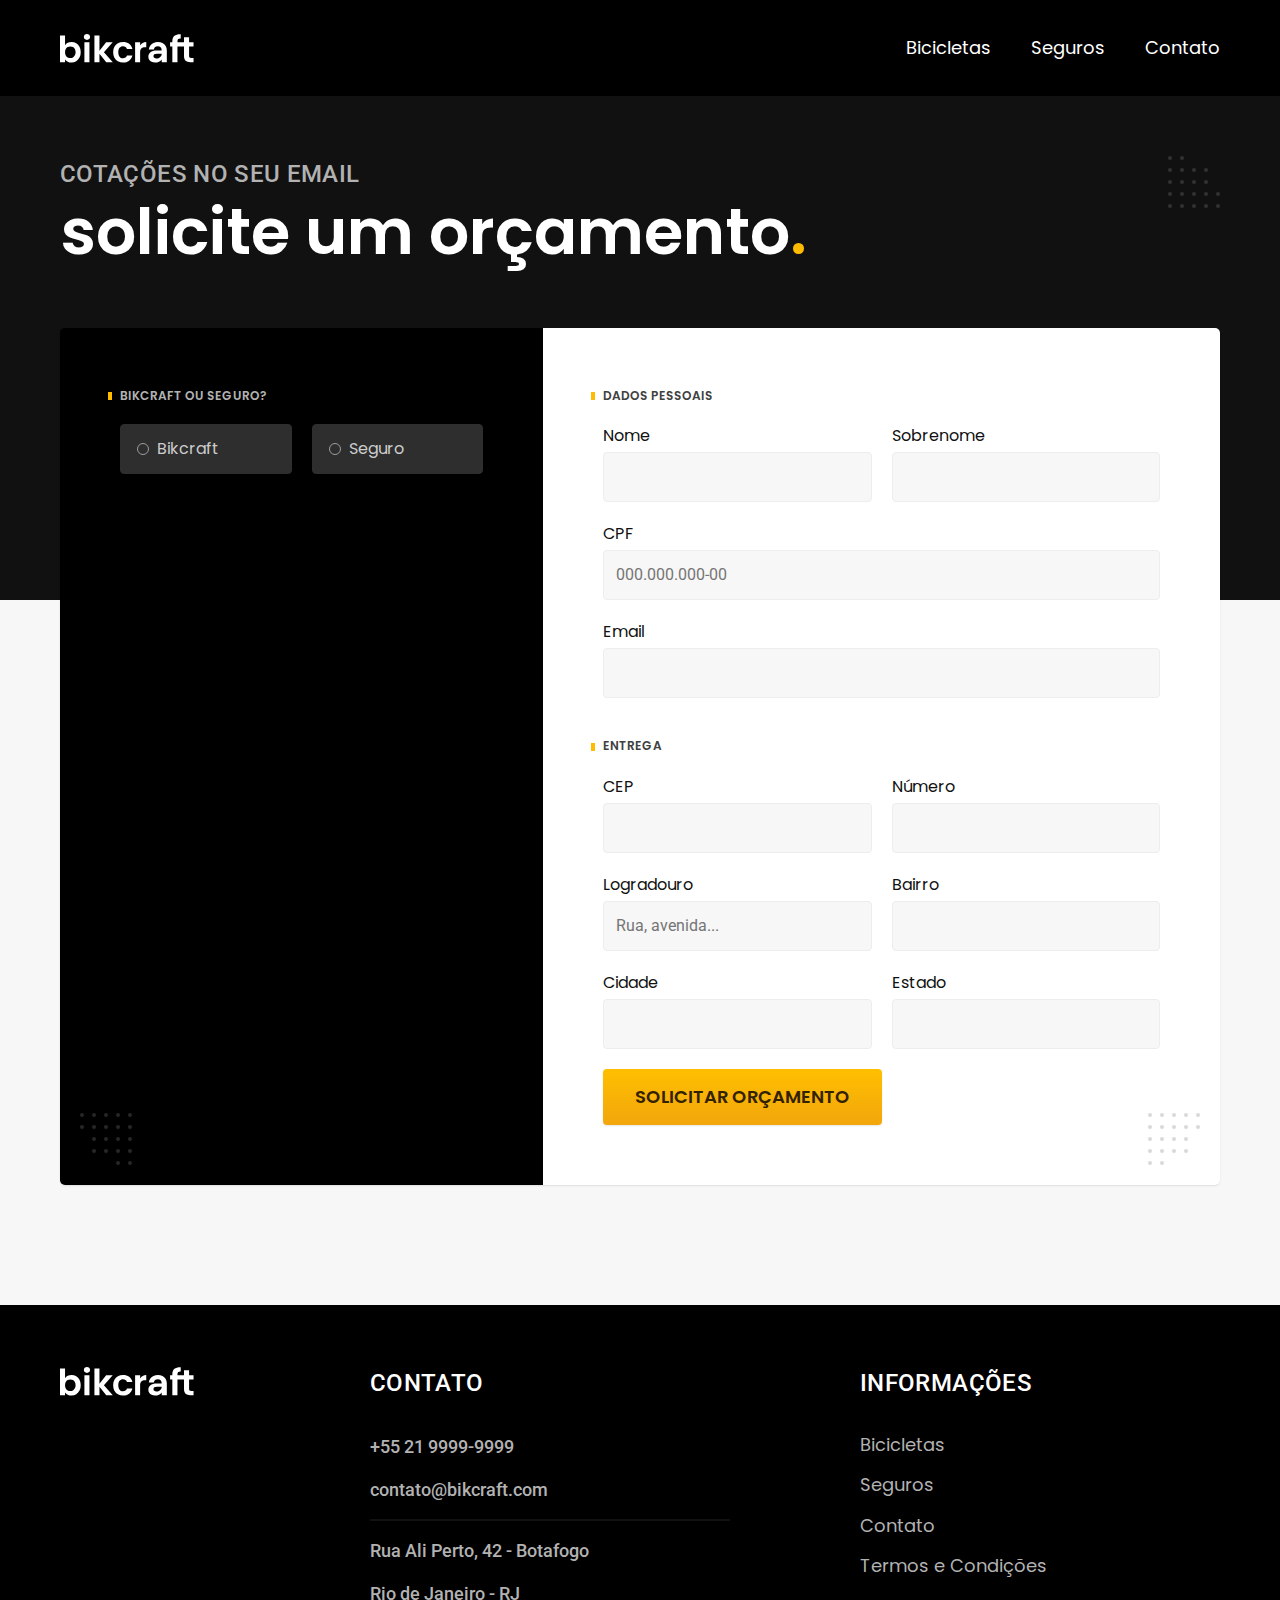
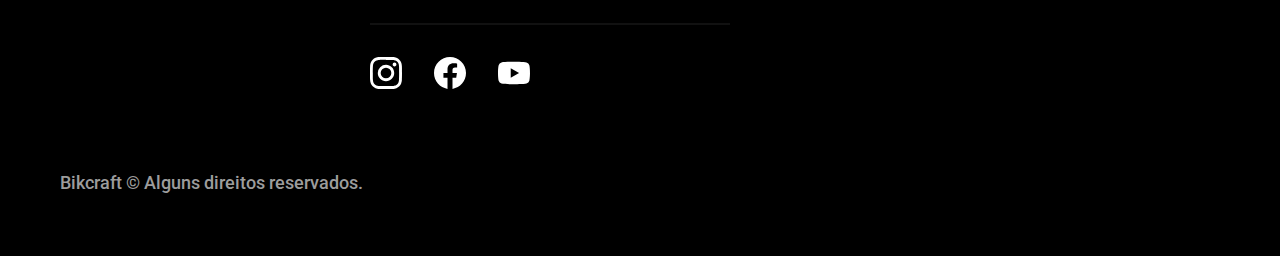
<file: orcamento.html>
<!DOCTYPE html>

<html lang="pt-br">

<head>
  <meta charset="UTF-8">
  <meta name="viewport" content="width=device-width, initial-scale=1.0">
  <title>Orçamento | Bikcraft</title>
  <meta name="description" content="Orçamento.">

  <link rel="icon" href="./favicon.svg" type="image/svg+xml">
  <link rel="preload" href="./css/style.min.css" as="style">
  <link rel="stylesheet" href="./css/style.min.css">

  <script>document.documentElement.classList.add('js')</script>

  <link rel="preconnect" href="https://fonts.googleapis.com">
  <link rel="preconnect" href="https://fonts.gstatic.com" crossorigin>
  <link href="https://fonts.googleapis.com/css2?family=Merriweather:ital,wght@1,900&family=Poppins:wght@400;600&family=Roboto:wght@400;500&display=swap" rel="stylesheet">
</head>

<body id="orcamento">
  <header class="header-bg">
    <div class="header container">
      <a href="./">
        <img src="./img/bikcraft.svg" width="136" height="32" alt="Bikcraft">
      </a>

      <nav aria-label="primaria">
        <ul class="header-menu font-1-m cor-0">
          <li><a href="./bicicletas.html">Bicicletas</a></li>
          <li><a href="./seguros.html">Seguros</a></li>
          <li><a href="./contato.html">Contato</a></li>
        </ul>
      </nav>
    </div>
  </header>

  <main>
    <div class="titulo-bg">
      <div class="titulo container">
        <p class="font-2-l-b cor-5">cotações no seu email</p>
        <h1 class="font-1-xxl cor-0">solicite um orçamento<span class="cor-p1">.</span></h1>
      </div>
    </div>

    <form class="orcamento container" action="./">
      <div class="orcamento-produto">
        <h2 class="font-1-xs cor-5">Bikcraft ou Seguro?</h2>

        <input type="radio" name="tipo" value="bikcraft" id="bikcraft">
        <label for="bikcraft">Bikcraft</label>

        <input type="radio" name="tipo" value="seguro" id="seguro">
        <label for="seguro">Seguro</label>

        <div class="orcamento-conteudo" id="orcamento-bikcraft">
          <h2 class="font-1-xs cor-5">Escolha a sua</h2>

          <input type="radio" name="produto" value="nimbus" id="nimbus">
          <label for="nimbus">Nimbus Stark <span>R$ 4999</span></label>
          <div class="orcamento-detalhes">
            <ul class="font-1-xs cor-8">
              <li><img src="./img/icones/eletrica.svg" width="32" height="32" alt="">Motor Elétrico</li>
              <li><img src="./img/icones/carbono.svg" width="32" height="32" alt="">Fibra de Carbono</li>
              <li><img src="./img/icones/velocidade.svg" width="32" height="32" alt="">50 km/h</li>
              <li><img src="./img/icones/rastreador.svg" width="32" height="32" alt="">Rastreador</li>
            </ul>
            <img src="./img/bicicletas/nimbus.jpg" width="1120" height="680" alt="Bicicleta Preta">
          </div>

          <input type="radio" name="produto" value="magic" id="magic">
          <label for="magic">Magic Might <span>R$ 3999</span></label>
          <div class="orcamento-detalhes">
            <ul class="font-1-xs cor-8">
              <li><img src="./img/icones/eletrica.svg" width="32" height="32" alt="">Motor Elétrico</li>
              <li><img src="./img/icones/carbono.svg" width="32" height="32" alt="">Fibra de Carbono</li>
              <li><img src="./img/icones/velocidade.svg" width="32" height="32" alt="">45 km/h</li>
              <li><img src="./img/icones/rastreador.svg" width="32" height="32" alt="">Rastreador</li>
            </ul>
            <img src="./img/bicicletas/magic.jpg" width="1120" height="680" alt="Bicicleta Preta">
          </div>

          <input type="radio" name="produto" value="nebula" id="nebula">
          <label for="nebula">Nebula Cosmic <span>R$ 2499</span></label>
          <div class="orcamento-detalhes">
            <ul class="font-1-xs cor-8">
              <li><img src="./img/icones/eletrica.svg" width="32" height="32" alt="">Motor Elétrico</li>
              <li><img src="./img/icones/carbono.svg" width="32" height="32" alt="">Fibra de Carbono</li>
              <li><img src="./img/icones/velocidade.svg" width="32" height="32" alt="">40 km/h</li>
              <li><img src="./img/icones/rastreador.svg" width="32" height="32" alt="">Rastreador</li>
            </ul>
            <img src="./img/bicicletas/nebula.jpg" width="1120" height="680" alt="Bicicleta Branca">
          </div>

        </div>

        <div class="orcamento-conteudo" id="orcamento-seguro">
          <h2 class="font-1-xs cor-5">Escolha o plano</h2>

          <input type="radio" name="produto" value="prata" id="prata">
          <label for="prata">Prata <span>R$ 199</span></label>

          <input type="radio" name="produto" value="ouro" id="ouro">
          <label for="ouro">Ouro <span>R$ 299</span></label>
        </div>

      </div>
      <div class="orcamento-dados form">
        <h2 class="font-1-xs cor-9 col-2">Dados pessoais</h2>
        <div>
          <label for="nome">Nome</label>
          <input type="text" id="nome" name="nome">
        </div>
        <div>
          <label for="sobrenome">Sobrenome</label>
          <input type="text" id="sobrenome" name="sobrenome">
        </div>
        <div class="col-2">
          <label for="cpf">CPF</label>
          <input type="text" id="cpf" name="cpf" placeholder="000.000.000-00">
        </div>
        <div class="col-2">
          <label for="email">Email</label>
          <input type="email" id="email" name="email">
        </div>
        <h2 class="font-1-xs cor-9 col-2">Entrega</h2>
        <div>
          <label for="cep">CEP</label>
          <input type="text" id="cep" name="cep">
        </div>
        <div>
          <label for="numero">Número</label>
          <input type="text" id="numero" name="numero">
        </div>
        <div>
          <label for="logradouro">Logradouro</label>
          <input type="text" id="logradouro" name="logradouro" placeholder="Rua, avenida...">
        </div>
        <div>
          <label for="bairro">Bairro</label>
          <input type="text" id="bairro" name="bairro">
        </div>
        <div>
          <label for="cidade">Cidade</label>
          <input type="text" id="cidade" name="cidade">
        </div>
        <div>
          <label for="estado">Estado</label>
          <input type="text" id="estado" name="estado">
        </div>
        <button class="botao col-2">Solicitar Orçamento</button>
      </div>
    </form>

  </main>

  <footer class="footer-bg">
    <div class="footer container">
      <img src="./img/bikcraft.svg" width="136" height="32" alt="Bikcraft">
      <div class="footer-contato">
        <h3 class="font-2-l-b cor-0">Contato</h3>
        <ul class="font-2-m cor-5">
          <li><a href="tel:+552199999999">+55 21 9999-9999</a></li>
          <li><a href="mailto:contato@bikcraft.com">contato@bikcraft.com</a></li>
          <li>Rua Ali Perto, 42 - Botafogo</li>
          <li>Rio de Janeiro - RJ</li>
        </ul>
        <div class="footer-redes">
          <a href="./">
            <img src="./img/redes/instagram.svg" width="32" height="32" alt="Instagram">
          </a>
          <a href="./">
            <img src="./img/redes/facebook.svg" width="32" height="32" alt="Facebook">
          </a>
          <a href="./">
            <img src="./img/redes/youtube.svg" width="32" height="32" alt="Youtube">
          </a>
        </div>

      </div>
      <div class="footer-informacoes">
        <h3 class="font-2-l-b cor-0">Informações</h3>
        <nav>
          <ul class="font-1-m cor-5">
            <li><a href="./bicicletas.html">Bicicletas</a></li>
            <li><a href="./seguros.html">Seguros</a></li>
            <li><a href="./contato.html">Contato</a></li>
            <li><a href="./termos.html">Termos e Condições</a></li>
          </ul>
        </nav>
      </div>
      <p class="footer-copy font-2-m cor-6">Bikcraft © Alguns direitos reservados.</p>
    </div>
  </footer>
  <script src="./js/script.js"></script>
</body>

</html>
</file>
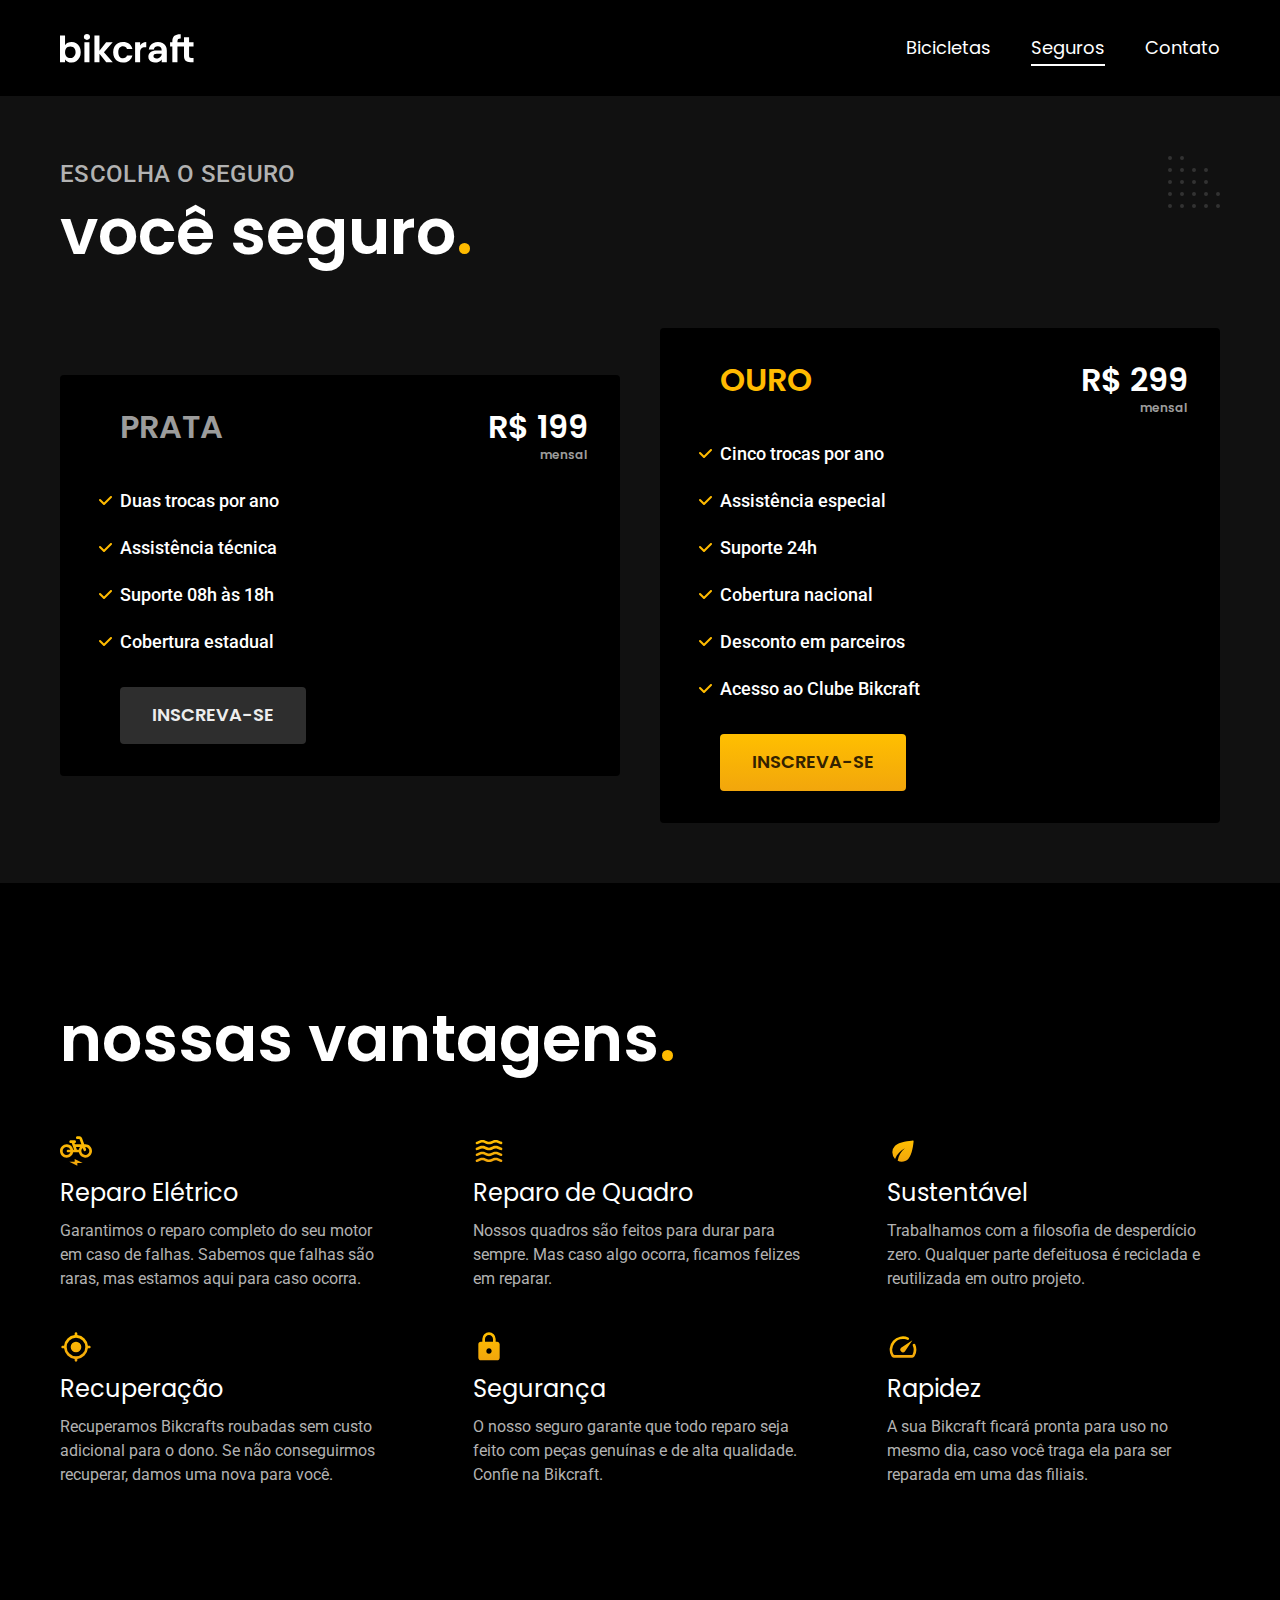
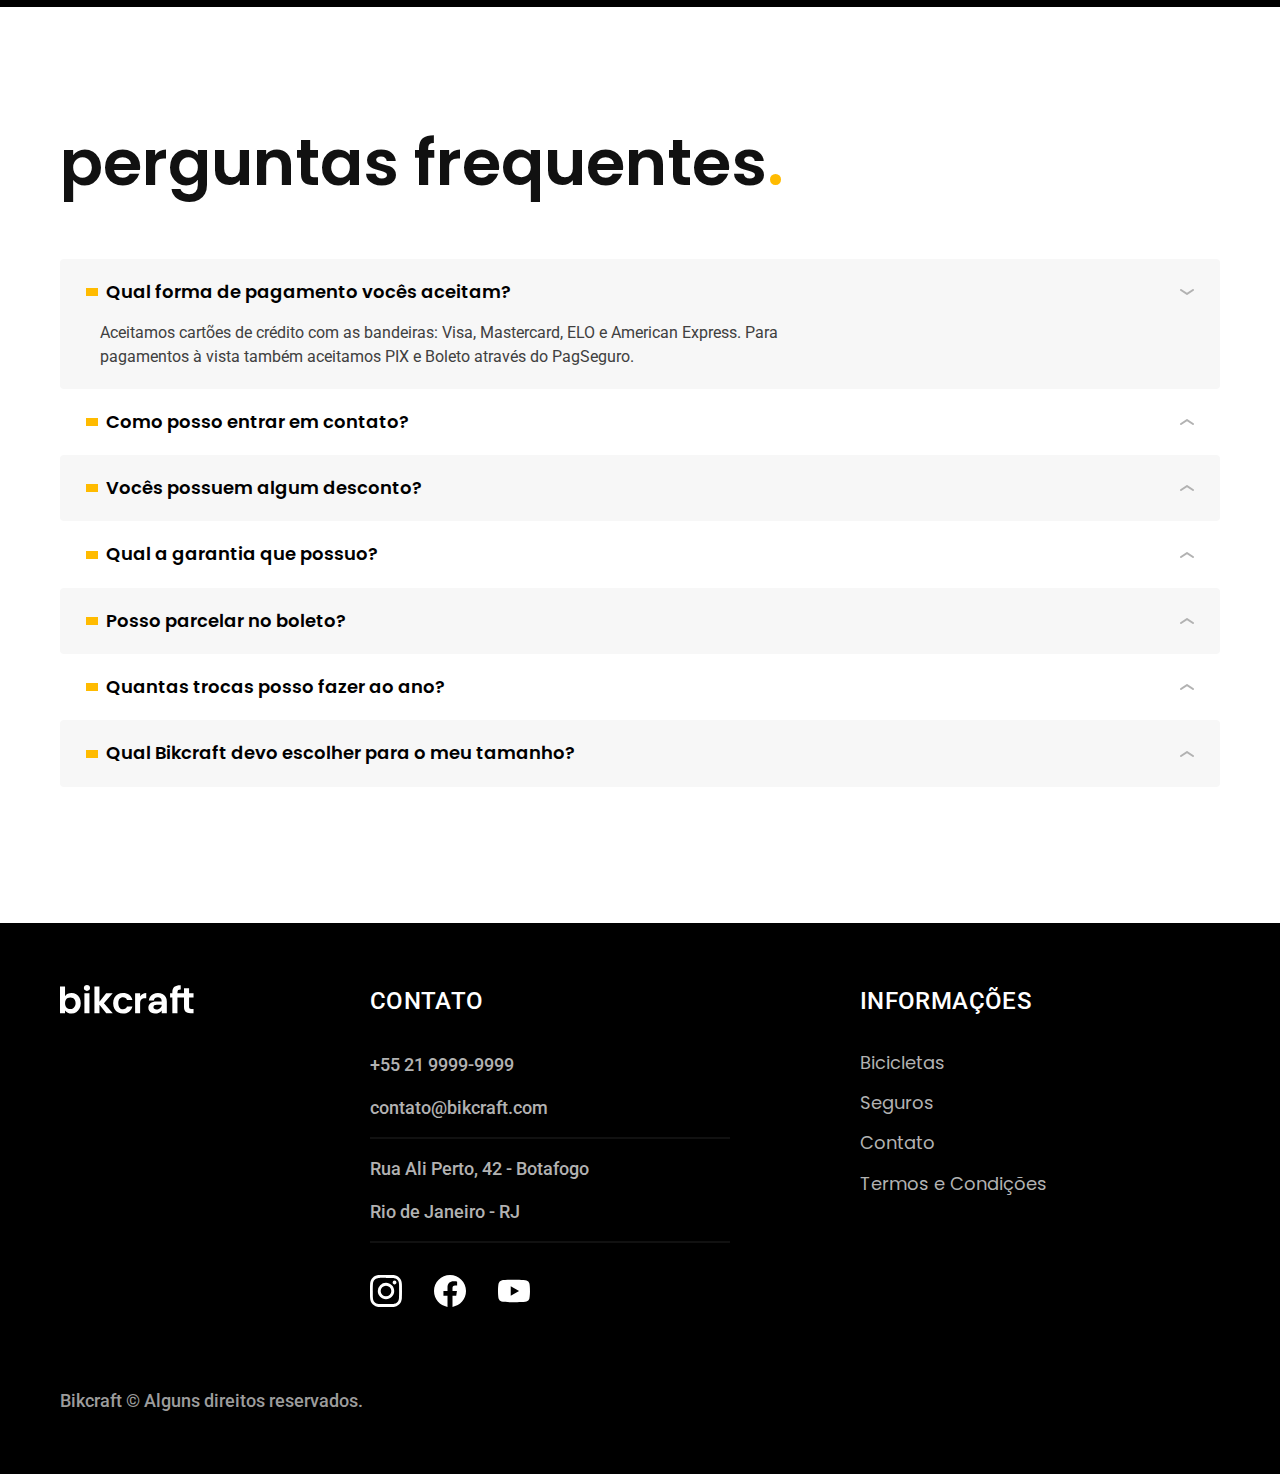
<file: seguros.html>
<!DOCTYPE html>

<html lang="pt-br">

<head>
  <meta charset="UTF-8">
  <meta name="viewport" content="width=device-width, initial-scale=1.0">
  <title>Seguros | Bikcraft</title>
  <meta name="description" content="Seguros.">

  <link rel="icon" href="./favicon.svg" type="image/svg+xml">
  <link rel="preload" href="./css/style.min.css" as="style">
  <link rel="stylesheet" href="./css/style.min.css">

  <script>document.documentElement.classList.add('js')</script>

  <link rel="preconnect" href="https://fonts.googleapis.com">
  <link rel="preconnect" href="https://fonts.gstatic.com" crossorigin>
  <link href="https://fonts.googleapis.com/css2?family=Merriweather:ital,wght@1,900&family=Poppins:wght@400;600&family=Roboto:wght@400;500&display=swap" rel="stylesheet">
</head>

<body id="seguros">
  <header class="header-bg">
    <div class="header container">
      <a href="./">
        <img src="./img/bikcraft.svg" width="136" height="32" alt="Bikcraft">
      </a>

      <nav aria-label="primaria">
        <ul class="header-menu font-1-m cor-0">
          <li><a href="./bicicletas.html">Bicicletas</a></li>
          <li><a href="./seguros.html">Seguros</a></li>
          <li><a href="./contato.html">Contato</a></li>
        </ul>
      </nav>
    </div>
  </header>

  <main class="seguros-bg">
    <div class="titulo-bg">
      <div class="titulo container">
        <p class="font-2-l-b cor-5">Escolha o seguro</p>
        <h1 class="font-1-xxl cor-0">você seguro<span class="cor-p1">.</span></h1>
      </div>
    </div>

    <div class="seguros container">
      <div class="seguros-item fadeInLeft" data-anime="200">
        <h3 class="font-1-xl cor-6">PRATA</h3>
        <span class="font-1-xl cor-0">R$ 199 <span class="font-1-xs cor-6">mensal</span></span>
        <ul class="font-2-m cor-0">
          <li>Duas trocas por ano</li>
          <li>Assistência técnica</li>
          <li>Suporte 08h às 18h</li>
          <li>Cobertura estadual</li>
        </ul>
        <a class="botao secundario" href="./orcamento.html?tipo=seguro&produto=prata">Inscreva-se</a>
      </div>

      <div class="seguros-item fadeInRight" data-anime="400">
        <h3 class="font-1-xl cor-p1">OURO</h3>
        <span class="font-1-xl cor-0">R$ 299 <span class="font-1-xs cor-6">mensal</span></span>
        <ul class="font-2-m cor-0">
          <li>Cinco trocas por ano</li>
          <li>Assistência especial</li>
          <li>Suporte 24h</li>
          <li>Cobertura nacional</li>
          <li>Desconto em parceiros</li>
          <li>Acesso ao Clube Bikcraft</li>
        </ul>
        <a class="botao" href="./orcamento.html?tipo=seguro&produto=ouro">Inscreva-se</a>
      </div>
    </div>

  </main>

  <article class="vantagens-bg">
    <div class="vantagens container">
      <h2 class="font-1-xxl cor-0">nossas vantagens<span class="cor-p1">.</span></h2>
      <ul>
        <li>
          <img src="./img/icones/eletrica.svg" width="32" height="32" alt="">
          <h3 class="font-1-l cor-0">Reparo Elétrico</h3>
          <p class="font-2-s cor-5">Garantimos o reparo completo do seu motor em caso de falhas. Sabemos que falhas são raras, mas estamos aqui para caso ocorra.</p>
        </li>
        <li>
          <img src="./img/icones/carbono.svg" width="32" height="32" alt="">
          <h3 class="font-1-l cor-0">Reparo de Quadro</h3>
          <p class="font-2-s cor-5">Nossos quadros são feitos para durar para sempre. Mas caso algo ocorra, ficamos felizes em reparar.</p>
        </li>
        <li>
          <img src="./img/icones/sustentavel.svg" width="32" height="32" alt="">
          <h3 class="font-1-l cor-0">Sustentável</h3>
          <p class="font-2-s cor-5">Trabalhamos com a filosofia de desperdício zero. Qualquer parte defeituosa é reciclada e reutilizada em outro projeto.</p>
        </li>
        <li>
          <img src="./img/icones/rastreador.svg" width="32" height="32" alt="">
          <h3 class="font-1-l cor-0">Recuperação</h3>
          <p class="font-2-s cor-5">Recuperamos Bikcrafts roubadas sem custo adicional para o dono. Se não conseguirmos recuperar, damos uma nova para você.</p>
        </li>
        <li>
          <img src="./img/icones/seguro.svg" width="32" height="32" alt="">
          <h3 class="font-1-l cor-0">Segurança</h3>
          <p class="font-2-s cor-5">O nosso seguro garante que todo reparo seja feito com peças genuínas e de alta qualidade. Confie na Bikcraft.</p>
        </li>
        <li>
          <img src="./img/icones/velocidade.svg" width="32" height="32" alt="">
          <h3 class="font-1-l cor-0">Rapidez</h3>
          <p class="font-2-s cor-5">A sua Bikcraft ficará pronta para uso no mesmo dia, caso você traga ela para ser reparada em uma das filiais.</p>
        </li>
      </ul>
    </div>
  </article>

  <article class="perguntas container">
    <h2 class="font-1-xxl">perguntas frequentes<span class="cor-p1">.</span></h2>

    <dl>
      <div>
        <dt><button class="font-1-m-b" aria-controls="pergunta1" aria-expanded="true">Qual forma de pagamento vocês aceitam?</button></dt>
        <dd id="pergunta1" class="font-2-s cor-9 ativa">Aceitamos cartões de crédito com as bandeiras: Visa, Mastercard, ELO e American Express. Para pagamentos à vista também aceitamos PIX e Boleto através do PagSeguro.</dd>
      </div>
      <div>
        <dt><button class="font-1-m-b" aria-controls="pergunta2" aria-expanded="false">Como posso entrar em contato?</button></dt>
        <dd id="pergunta2" class="font-2-s cor-9">Aceitamos cartões de crédito com as bandeiras: Visa, Mastercard, ELO e American Express. Para pagamentos à vista também aceitamos PIX e Boleto através do PagSeguro.</dd>
      </div>
      <div>
        <dt><button class="font-1-m-b" aria-controls="pergunta3" aria-expanded="false">Vocês possuem algum desconto?</button></dt>
        <dd id="pergunta3" class="font-2-s cor-9">Aceitamos cartões de crédito com as bandeiras: Visa, Mastercard, ELO e American Express. Para pagamentos à vista também aceitamos PIX e Boleto através do PagSeguro.</dd>
      </div>
      <div>
        <dt><button class="font-1-m-b" aria-controls="pergunta4" aria-expanded="false">Qual a garantia que possuo?</button></dt>
        <dd id="pergunta4" class="font-2-s cor-9">Aceitamos cartões de crédito com as bandeiras: Visa, Mastercard, ELO e American Express. Para pagamentos à vista também aceitamos PIX e Boleto através do PagSeguro.</dd>
      </div>
      <div>
        <dt><button class="font-1-m-b" aria-controls="pergunta5" aria-expanded="false">Posso parcelar no boleto?</button></dt>
        <dd id="pergunta5" class="font-2-s cor-9">Aceitamos cartões de crédito com as bandeiras: Visa, Mastercard, ELO e American Express. Para pagamentos à vista também aceitamos PIX e Boleto através do PagSeguro.</dd>
      </div>
      <div>
        <dt><button class="font-1-m-b" aria-controls="pergunta6" aria-expanded="false">Quantas trocas posso fazer ao ano?</button></dt>
        <dd id="pergunta6" class="font-2-s cor-9">Aceitamos cartões de crédito com as bandeiras: Visa, Mastercard, ELO e American Express. Para pagamentos à vista também aceitamos PIX e Boleto através do PagSeguro.</dd>
      </div>
      <div>
        <dt><button class="font-1-m-b" aria-controls="pergunta7" aria-expanded="false">Qual Bikcraft devo escolher para o meu tamanho?</button></dt>
        <dd id="pergunta7" class="font-2-s cor-9">Aceitamos cartões de crédito com as bandeiras: Visa, Mastercard, ELO e American Express. Para pagamentos à vista também aceitamos PIX e Boleto através do PagSeguro.</dd>
      </div>
    </dl>
  </article>

  <footer class="footer-bg">
    <div class="footer container">
      <img src="./img/bikcraft.svg" width="136" height="32" alt="Bikcraft">
      <div class="footer-contato">
        <h3 class="font-2-l-b cor-0">Contato</h3>
        <ul class="font-2-m cor-5">
          <li><a href="tel:+552199999999">+55 21 9999-9999</a></li>
          <li><a href="mailto:contato@bikcraft.com">contato@bikcraft.com</a></li>
          <li>Rua Ali Perto, 42 - Botafogo</li>
          <li>Rio de Janeiro - RJ</li>
        </ul>
        <div class="footer-redes">
          <a href="./">
            <img src="./img/redes/instagram.svg" width="32" height="32" alt="Instagram">
          </a>
          <a href="./">
            <img src="./img/redes/facebook.svg" width="32" height="32" alt="Facebook">
          </a>
          <a href="./">
            <img src="./img/redes/youtube.svg" width="32" height="32" alt="Youtube">
          </a>
        </div>

      </div>
      <div class="footer-informacoes">
        <h3 class="font-2-l-b cor-0">Informações</h3>
        <nav>
          <ul class="font-1-m cor-5">
            <li><a href="./bicicletas.html">Bicicletas</a></li>
            <li><a href="./seguros.html">Seguros</a></li>
            <li><a href="./contato.html">Contato</a></li>
            <li><a href="./termos.html">Termos e Condições</a></li>
          </ul>
        </nav>
      </div>
      <p class="footer-copy font-2-m cor-6">Bikcraft © Alguns direitos reservados.</p>
    </div>
  </footer>

  <script src="./js/plugins/simple-anime.js"></script>
  <script src="./js/script.js"></script>
</body>

</html>
</file>
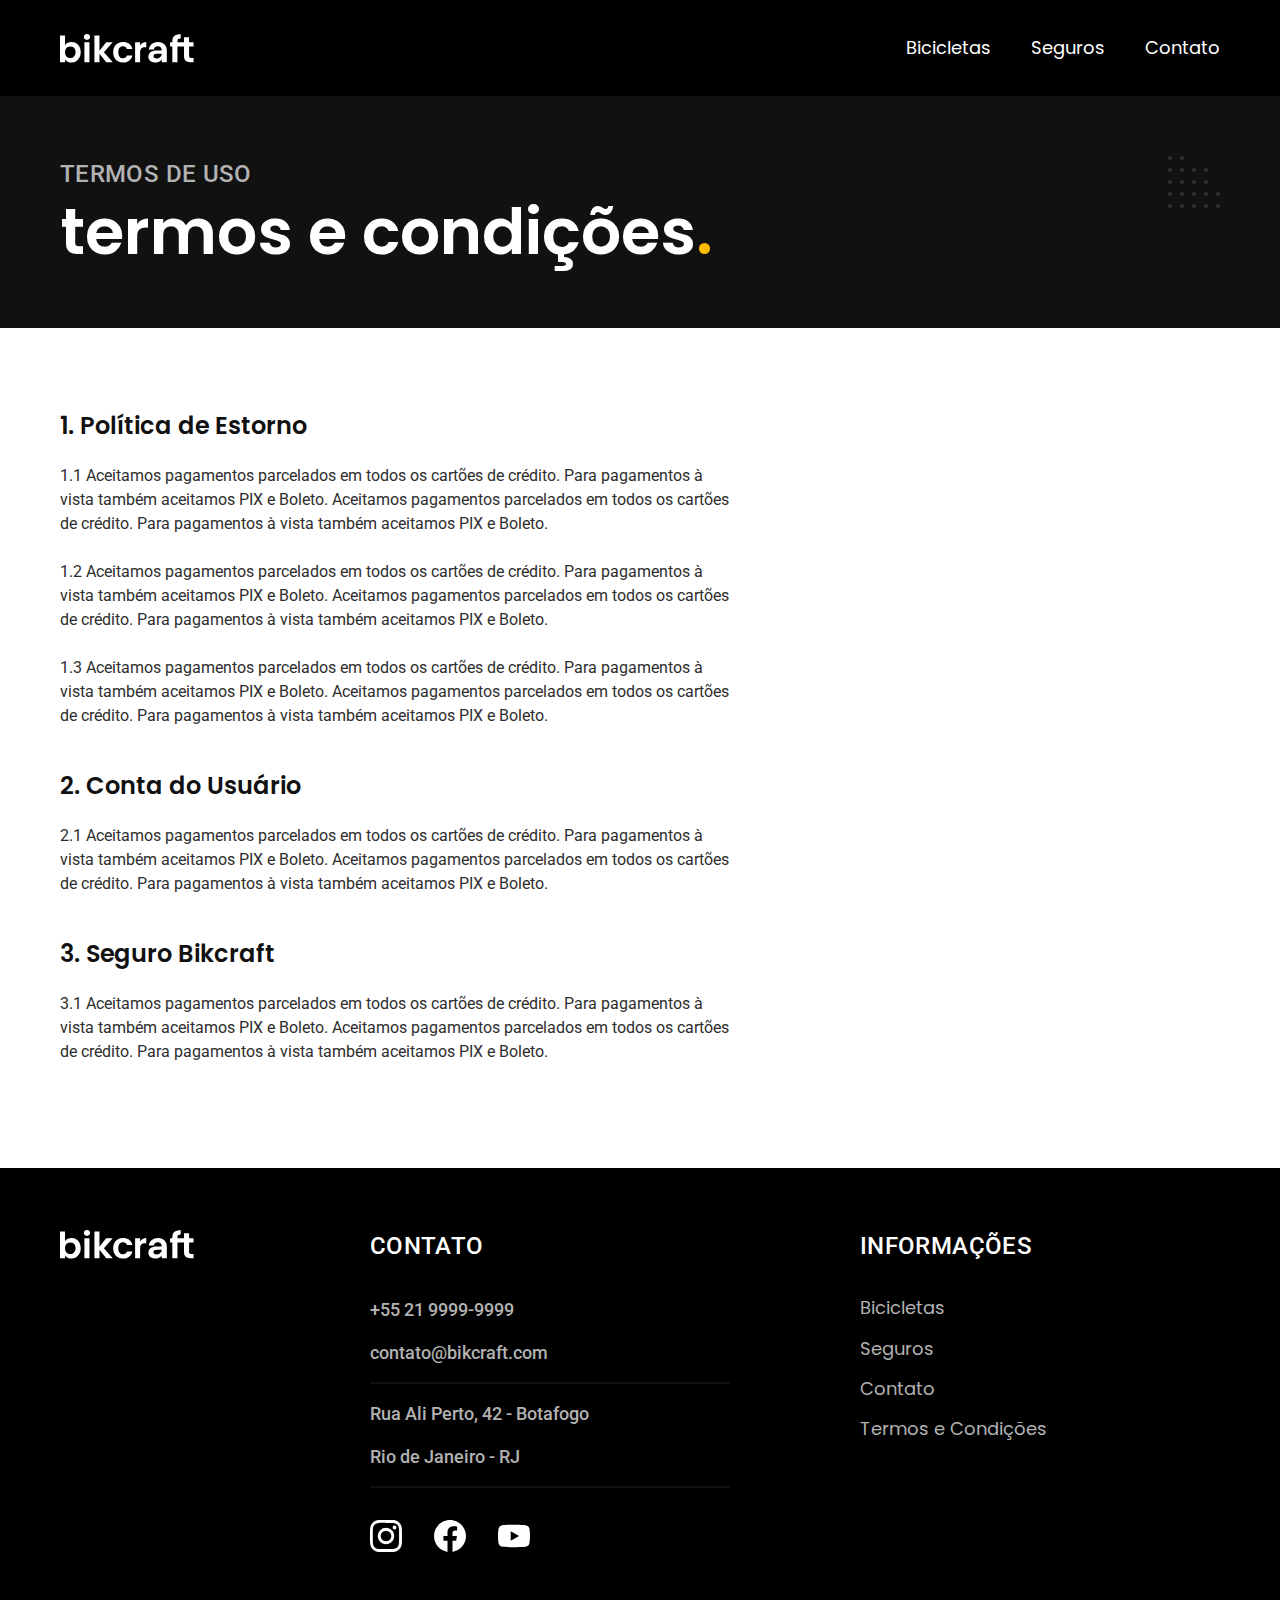
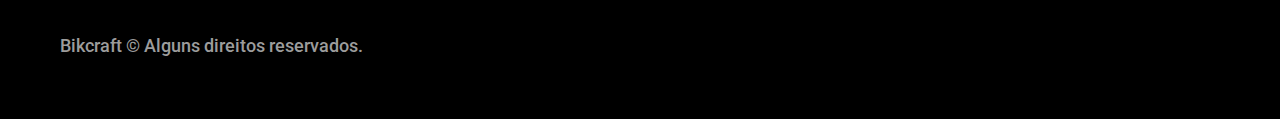
<file: termos.html>
<!DOCTYPE html>

<html lang="pt-br">

<head>
  <meta charset="UTF-8">
  <meta name="viewport" content="width=device-width, initial-scale=1.0">
  <title>Termos e Condições | Bikcraft</title>
  <meta name="description" content="Termos e condições.">

  <link rel="icon" href="./favicon.svg" type="image/svg+xml">
  <link rel="preload" href="./css/style.min.css" as="style">
  <link rel="stylesheet" href="./css/style.min.css">

  <script>document.documentElement.classList.add('js')</script>

  <link rel="preconnect" href="https://fonts.googleapis.com">
  <link rel="preconnect" href="https://fonts.gstatic.com" crossorigin>
  <link href="https://fonts.googleapis.com/css2?family=Merriweather:ital,wght@1,900&family=Poppins:wght@400;600&family=Roboto:wght@400;500&display=swap" rel="stylesheet">
</head>

<body id="termos">
  <header class="header-bg">
    <div class="header container">
      <a href="./">
        <img src="./img/bikcraft.svg" width="136" height="32" alt="Bikcraft">
      </a>

      <nav aria-label="primaria">
        <ul class="header-menu font-1-m cor-0">
          <li><a href="./bicicletas.html">Bicicletas</a></li>
          <li><a href="./seguros.html">Seguros</a></li>
          <li><a href="./contato.html">Contato</a></li>
        </ul>
      </nav>
    </div>
  </header>

  <main>
    <div class="titulo-bg">
      <div class="titulo container">
        <p class="font-2-l-b cor-5">termos de uso</p>
        <h1 class="font-1-xxl cor-0">termos e condições<span class="cor-p1">.</span></h1>
      </div>
    </div>

    <div class="termos font-2-s cor-10 container">
      <h2 class="font-1-l cor-11">1. Política de Estorno</h2>
      <p>1.1 Aceitamos pagamentos parcelados em todos os cartões de crédito. Para pagamentos à vista também aceitamos PIX e Boleto. Aceitamos pagamentos parcelados em todos os cartões de crédito. Para pagamentos à vista também aceitamos PIX e Boleto.</p>
      <p>1.2 Aceitamos pagamentos parcelados em todos os cartões de crédito. Para pagamentos à vista também aceitamos PIX e Boleto. Aceitamos pagamentos parcelados em todos os cartões de crédito. Para pagamentos à vista também aceitamos PIX e Boleto.</p>
      <p>1.3 Aceitamos pagamentos parcelados em todos os cartões de crédito. Para pagamentos à vista também aceitamos PIX e Boleto. Aceitamos pagamentos parcelados em todos os cartões de crédito. Para pagamentos à vista também aceitamos PIX e Boleto.</p>
      <h2 class="font-1-l cor-11">2. Conta do Usuário</h2>
      <p>2.1 Aceitamos pagamentos parcelados em todos os cartões de crédito. Para pagamentos à vista também aceitamos PIX e Boleto. Aceitamos pagamentos parcelados em todos os cartões de crédito. Para pagamentos à vista também aceitamos PIX e Boleto.</p>
      <h2 class="font-1-l cor-11">3. Seguro Bikcraft</h2>
      <p>3.1 Aceitamos pagamentos parcelados em todos os cartões de crédito. Para pagamentos à vista também aceitamos PIX e Boleto. Aceitamos pagamentos parcelados em todos os cartões de crédito. Para pagamentos à vista também aceitamos PIX e Boleto.</p>
    </div>
  </main>

  <footer class="footer-bg">
    <div class="footer container">
      <img src="./img/bikcraft.svg" width="136" height="32" alt="Bikcraft">
      <div class="footer-contato">
        <h3 class="font-2-l-b cor-0">Contato</h3>
        <ul class="font-2-m cor-5">
          <li><a href="tel:+552199999999">+55 21 9999-9999</a></li>
          <li><a href="mailto:contato@bikcraft.com">contato@bikcraft.com</a></li>
          <li>Rua Ali Perto, 42 - Botafogo</li>
          <li>Rio de Janeiro - RJ</li>
        </ul>
        <div class="footer-redes">
          <a href="./">
            <img src="./img/redes/instagram.svg" width="32" height="32" alt="Instagram">
          </a>
          <a href="./">
            <img src="./img/redes/facebook.svg" width="32" height="32" alt="Facebook">
          </a>
          <a href="./">
            <img src="./img/redes/youtube.svg" width="32" height="32" alt="Youtube">
          </a>
        </div>

      </div>
      <div class="footer-informacoes">
        <h3 class="font-2-l-b cor-0">Informações</h3>
        <nav>
          <ul class="font-1-m cor-5">
            <li><a href="./bicicletas.html">Bicicletas</a></li>
            <li><a href="./seguros.html">Seguros</a></li>
            <li><a href="./contato.html">Contato</a></li>
            <li><a href="./termos.html">Termos e Condições</a></li>
          </ul>
        </nav>
      </div>
      <p class="footer-copy font-2-m cor-6">Bikcraft © Alguns direitos reservados.</p>
    </div>
  </footer>
  <script src="./js/script.js"></script>
</body>

</html>
</file>
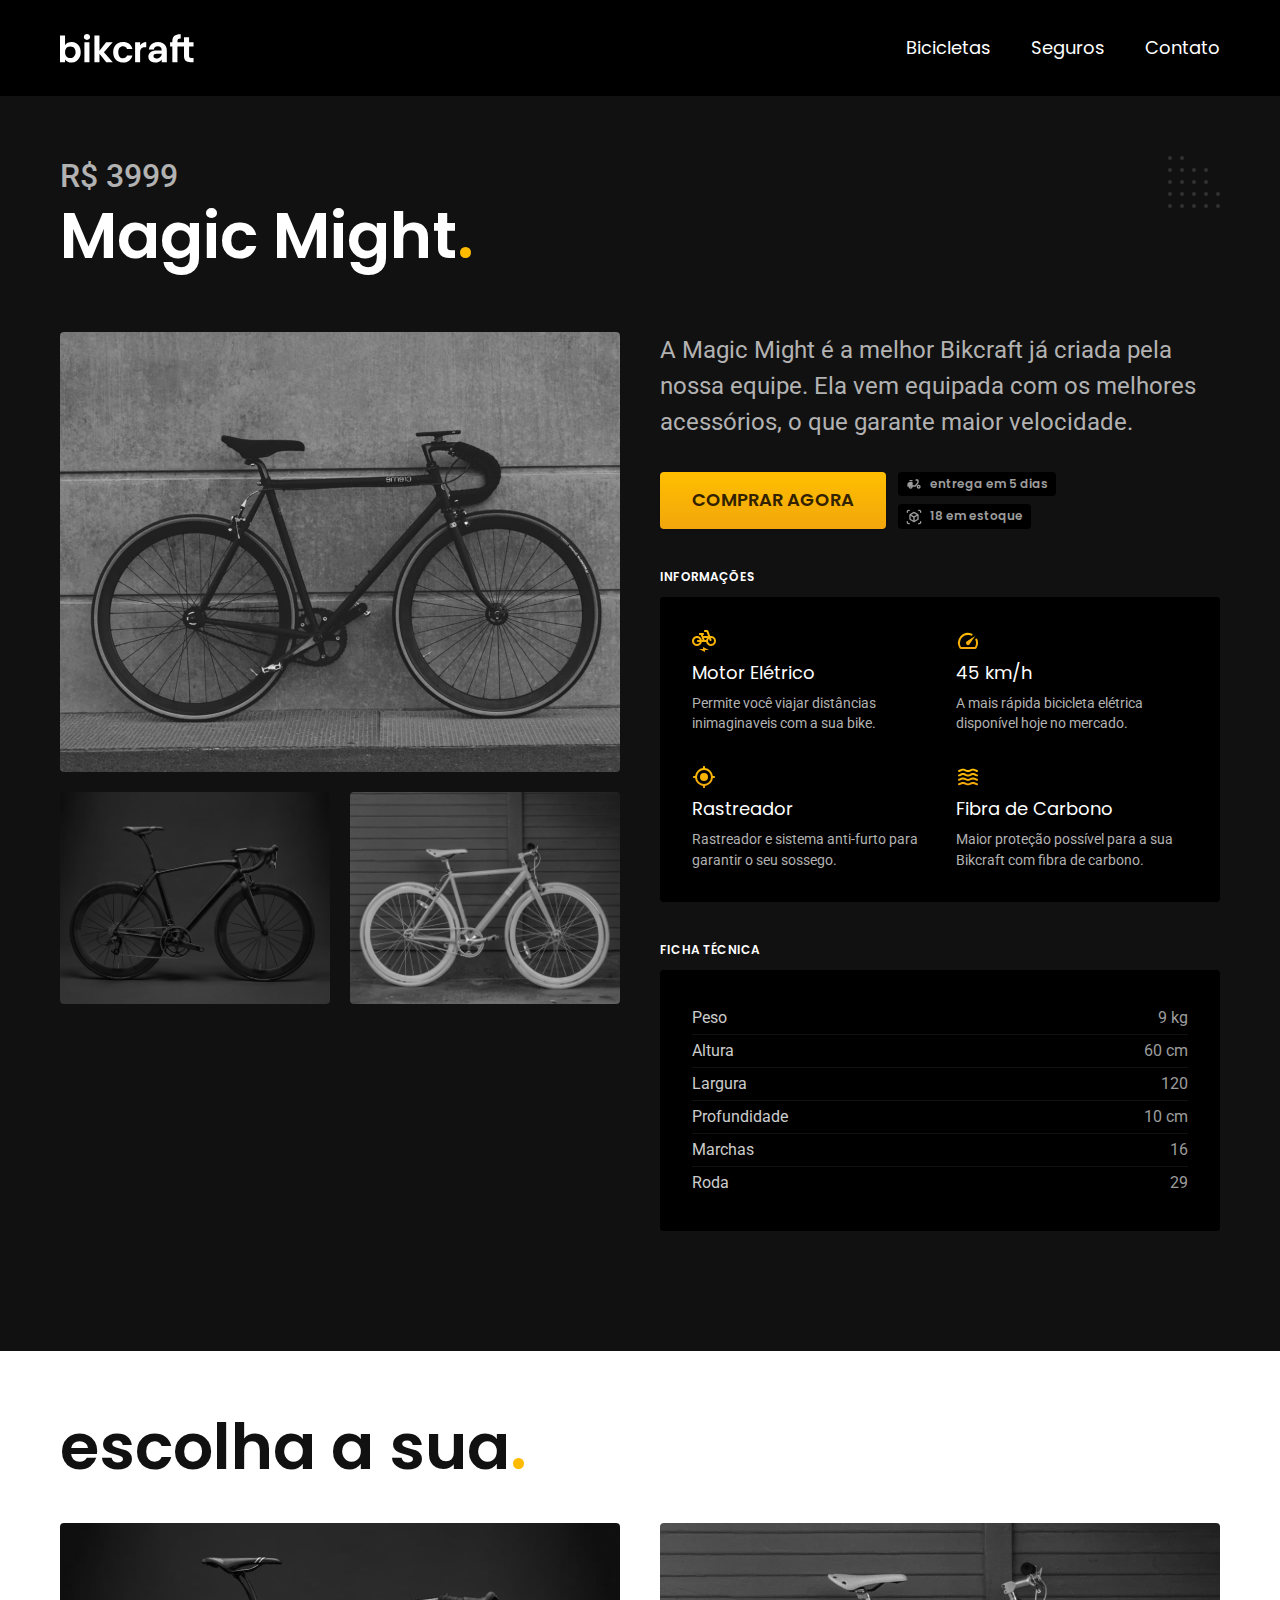
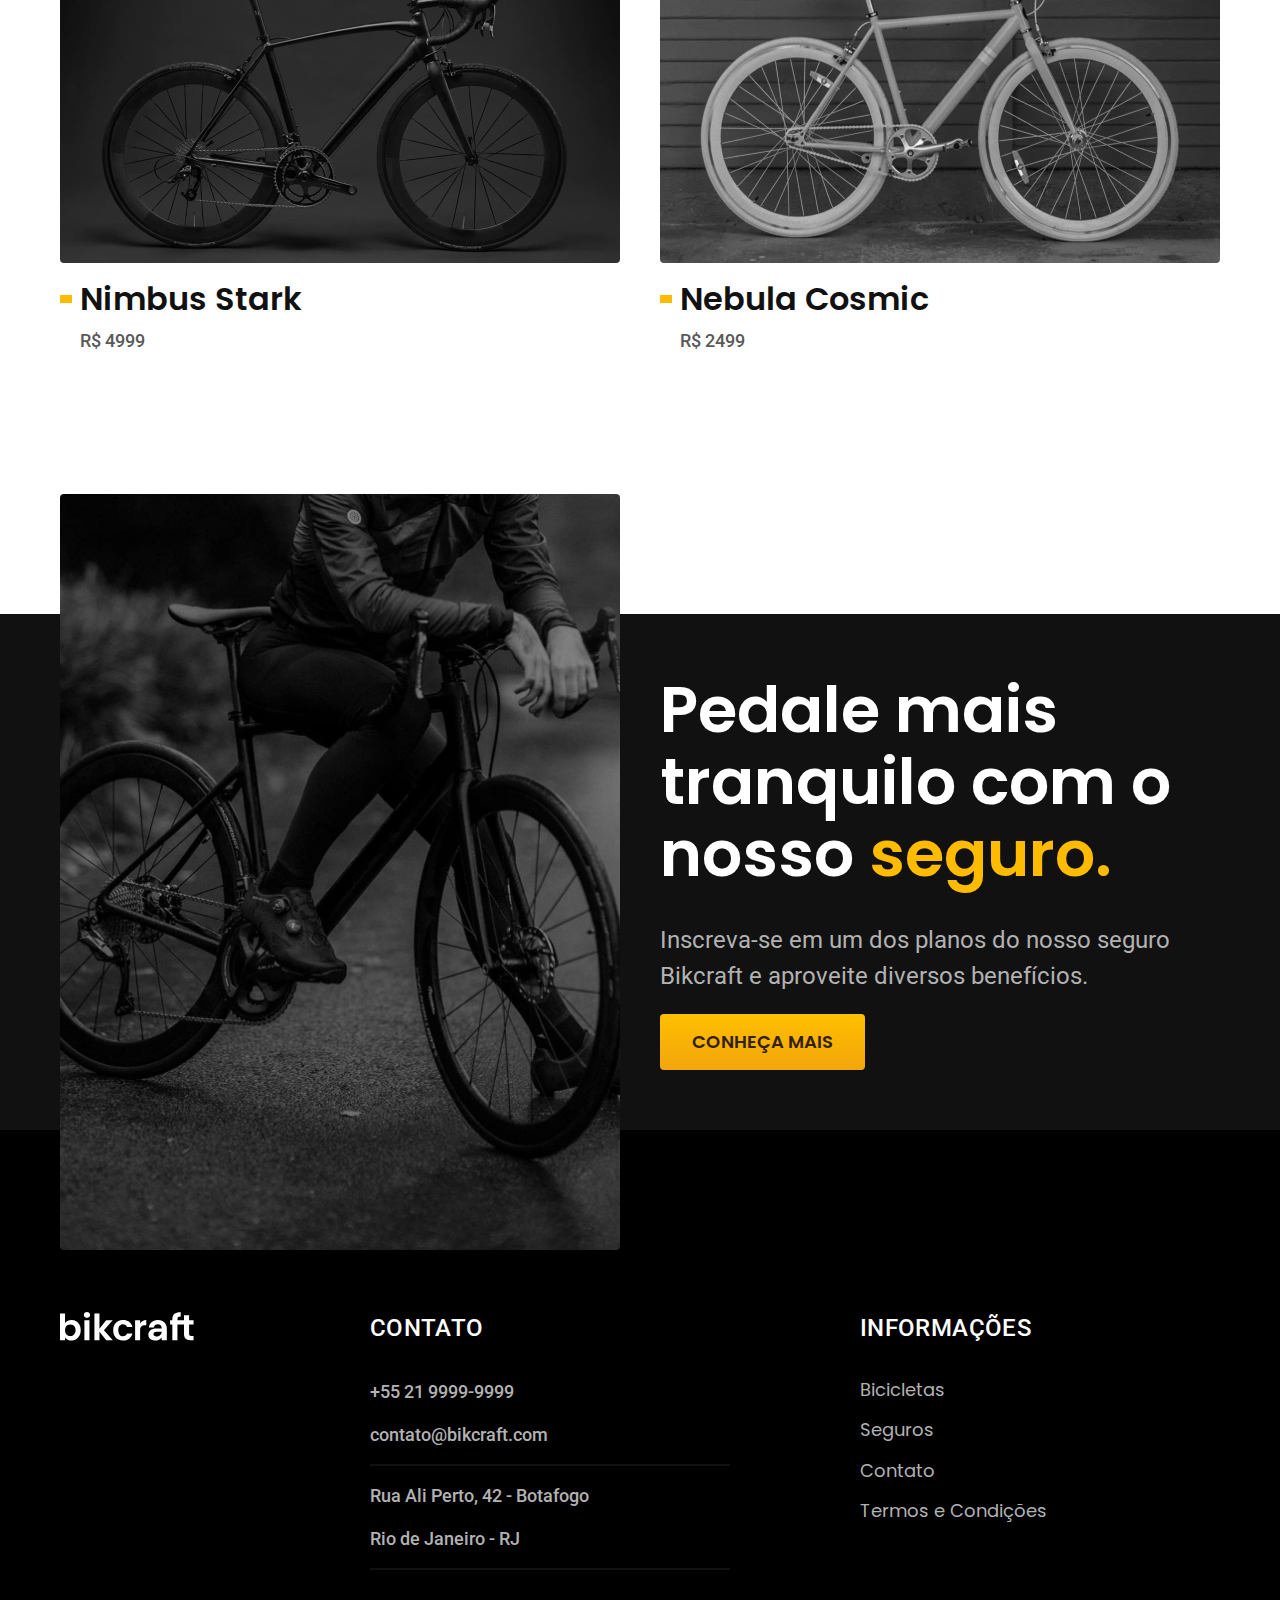
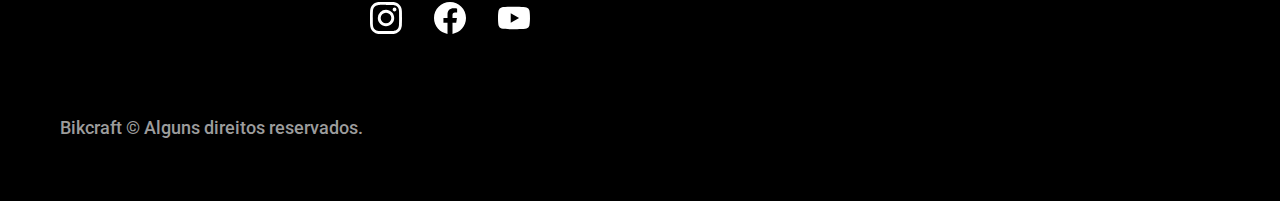
<file: bicicletas/magic.html>
<!DOCTYPE html>

<html lang="pt-br">

<head>
  <meta charset="UTF-8">
  <meta name="viewport" content="width=device-width, initial-scale=1.0">
  <title>Magic Might | Bikcraft</title>
  <meta name="description" content="Termos e condições.">

  <link rel="icon" href="../favicon.svg" type="image/svg+xml">
  <link rel="preload" href="../css/style.min.css" as="style">
  <link rel="stylesheet" href="../css/style.min.css">

  <script>document.documentElement.classList.add('js')</script>

  <link rel="preconnect" href="https://fonts.googleapis.com">
  <link rel="preconnect" href="https://fonts.gstatic.com" crossorigin>
  <link href="https://fonts.googleapis.com/css2?family=Merriweather:ital,wght@1,900&family=Poppins:wght@400;600&family=Roboto:wght@400;500&display=swap" rel="stylesheet">
</head>

<body id="bicicleta">
  <header class="header-bg">
    <div class="header container">
      <a href="../">
        <img src="../img/bikcraft.svg" alt="Bikcraft">
      </a>

      <nav aria-label="primaria">
        <ul class="header-menu font-1-m cor-0">
          <li><a href="../bicicletas.html">Bicicletas</a></li>
          <li><a href="../seguros.html">Seguros</a></li>
          <li><a href="../contato.html">Contato</a></li>
        </ul>
      </nav>
    </div>
  </header>

  <main class="titulo-bg">
    <div>
      <div class="titulo container">
        <p class="font-2-xl cor-5">R$ 3999</p>
        <h1 class="font-1-xxl cor-0">Magic Might<span class="cor-p1">.</span></h1>
      </div>
    </div>

    <div class="bicicleta container">
      <div class="bicicleta-img">
        <img src="../img/bicicleta/nimbus2.jpg" alt="Bicicleta 1">
        <img src="../img/bicicleta/nimbus1.jpg" alt="Bicicleta 2">
        <img src="../img/bicicleta/nimbus3.jpg" alt="Bicicleta 3">
      </div>
      <div class="bicicleta-conteudo">
        <p class="font-2-l cor-5">A Magic Might é a melhor Bikcraft já criada pela nossa equipe. Ela vem equipada com os melhores acessórios, o que garante maior velocidade.</p>
        <div class="bicicleta-comprar">
          <a class="botao" href="../orcamento.html?tipo=bikcraft&produto=magic">Comprar Agora</a>
          <span class="font-1-xs cor-6"><img src="../img/icones/entrega.svg" alt="">entrega em 5 dias</span>
          <span class="font-1-xs cor-6"><img src="../img/icones/estoque.svg" alt="">18 em estoque</span>
        </div>
        <h2 class="font-1-xs cor-0">Informações</h2>
        <ul class="bicicleta-informacoes">
          <li>
            <img src="../img/icones/eletrica.svg" alt="">
            <h3 class="font-1-m cor-0">Motor Elétrico</h3>
            <p class="font-2-xs cor-5">Permite você viajar distâncias inimaginaveis com a sua bike.</p>
          </li>
          <li>
            <img src="../img/icones/velocidade.svg" alt="">
            <h3 class="font-1-m cor-0">45 km/h</h3>
            <p class="font-2-xs cor-5">A mais rápida bicicleta elétrica disponível hoje no mercado.</p>
          </li>
          <li>
            <img src="../img/icones/rastreador.svg" alt="">
            <h3 class="font-1-m cor-0">Rastreador</h3>
            <p class="font-2-xs cor-5">Rastreador e sistema anti-furto para garantir o seu sossego.</p>
          </li>
          <li>
            <img src="../img/icones/carbono.svg" alt="">
            <h3 class="font-1-m cor-0">Fibra de Carbono</h3>
            <p class="font-2-xs cor-5">Maior proteção possível para a sua Bikcraft com fibra de carbono.</p>
          </li>
        </ul>
        <h2 class="font-1-xs cor-0">Ficha Técnica</h2>
        <ul class="bicicleta-ficha font-2-s cor-4">
          <li>Peso <span>9 kg</span></li>
          <li>Altura <span>60 cm</span></li>
          <li>Largura <span>120</span></li>
          <li>Profundidade <span>10 cm</span></li>
          <li>Marchas <span>16</span></li>
          <li>Roda <span>29</span></li>
        </ul>
      </div>
    </div>
  </main>

  <article class="bicicletas-lista container">
    <h2 class="font-1-xxl">escolha a sua<span class="cor-p1">.</span></h2>

    <ul>
      <li>
        <a href="./nimbus.html">
          <img src="../img/bicicletas/nimbus.jpg" alt="Bicicleta preta">
          <h3 class="font-1-xl">Nimbus Stark</h3>
          <span class="font-2-m cor-8">R$ 4999</span>
        </a>
      </li>
      <li>
        <a href="./nebula.html">
          <img src="../img/bicicletas/nebula.jpg" alt="Bicicleta preta">
          <h3 class="font-1-xl">Nebula Cosmic</h3>
          <span class="font-2-m cor-8">R$ 2499</span>
        </a>
      </li>
    </ul>
  </article>

  <article class="seguro-bg">
    <div class="seguro container">
      <div class="seguro-img">
        <img src="../img/fotos/seguros.jpg" alt="Pessoa parada em cima de uma bicicleta.">
      </div>
      <div class="seguro-conteudo">
        <h2 class="font-1-xxl cor-0">Pedale mais tranquilo com o nosso <span class="cor-p1">seguro.</span></h2>
        <p class="font-2-l cor-5">Inscreva-se em um dos planos do nosso seguro Bikcraft e aproveite diversos benefícios.</p>
        <a class="botao" href="../seguros.html">Conheça Mais</a>
      </div>
    </div>
  </article>

  <footer class="footer-bg">
    <div class="footer container">
      <img src="../img/bikcraft.svg" alt="Bikcraft">
      <div class="footer-contato">
        <h3 class="font-2-l-b cor-0">Contato</h3>
        <ul class="font-2-m cor-5">
          <li><a href="tel:+552199999999">+55 21 9999-9999</a></li>
          <li><a href="mailto:contato@bikcraft.com">contato@bikcraft.com</a></li>
          <li>Rua Ali Perto, 42 - Botafogo</li>
          <li>Rio de Janeiro - RJ</li>
        </ul>
        <div class="footer-redes">
          <a href="../">
            <img src="../img/redes/instagram.svg" alt="Instagram">
          </a>
          <a href="../">
            <img src="../img/redes/facebook.svg" alt="Facebook">
          </a>
          <a href="../">
            <img src="../img/redes/youtube.svg" alt="Youtube">
          </a>
        </div>

      </div>
      <div class="footer-informacoes">
        <h3 class="font-2-l-b cor-0">Informações</h3>
        <nav>
          <ul class="font-1-m cor-5">
            <li><a href="../bicicletas.html">Bicicletas</a></li>
            <li><a href="../seguros.html">Seguros</a></li>
            <li><a href="../contato.html">Contato</a></li>
            <li><a href="../termos.html">Termos e Condições</a></li>
          </ul>
        </nav>
      </div>
      <p class="footer-copy font-2-m cor-6">Bikcraft © Alguns direitos reservados.</p>
    </div>
  </footer>
  <script src="../js/script.js"></script>
</body>

</html>
</file>
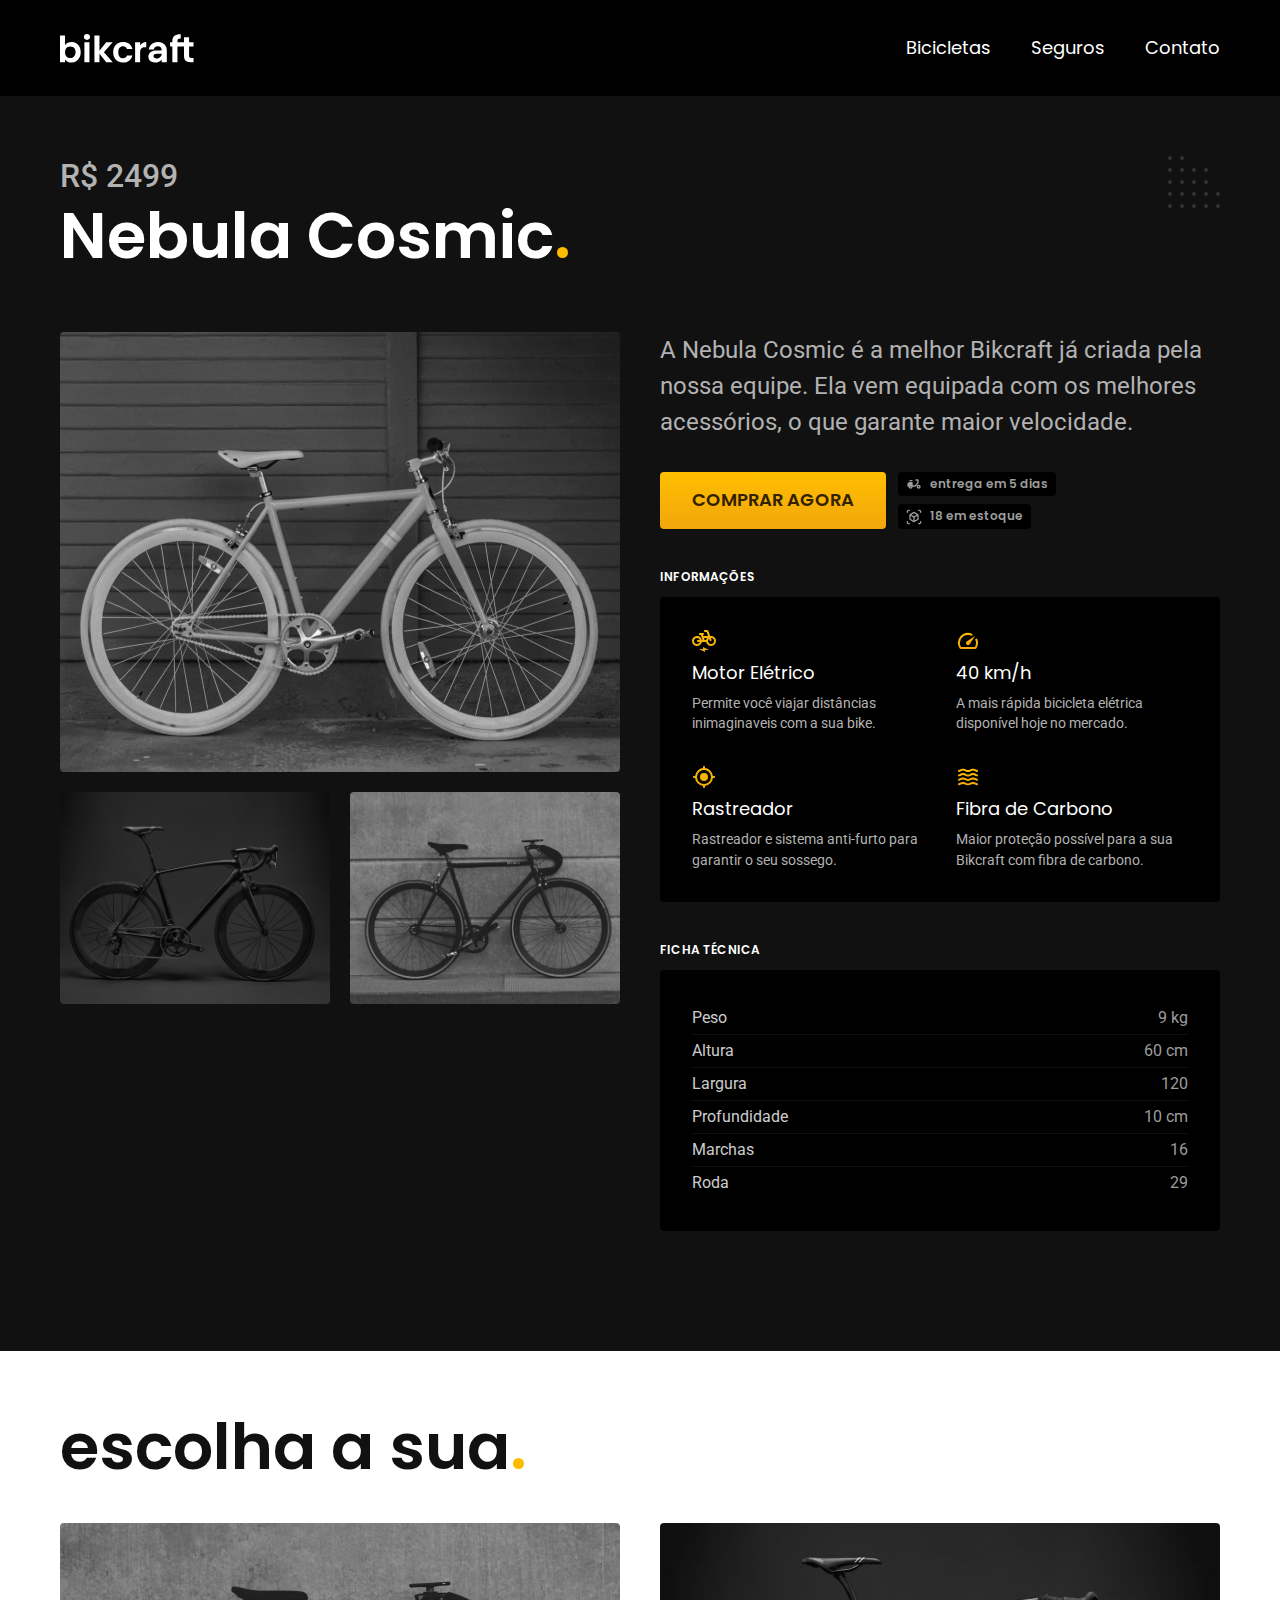
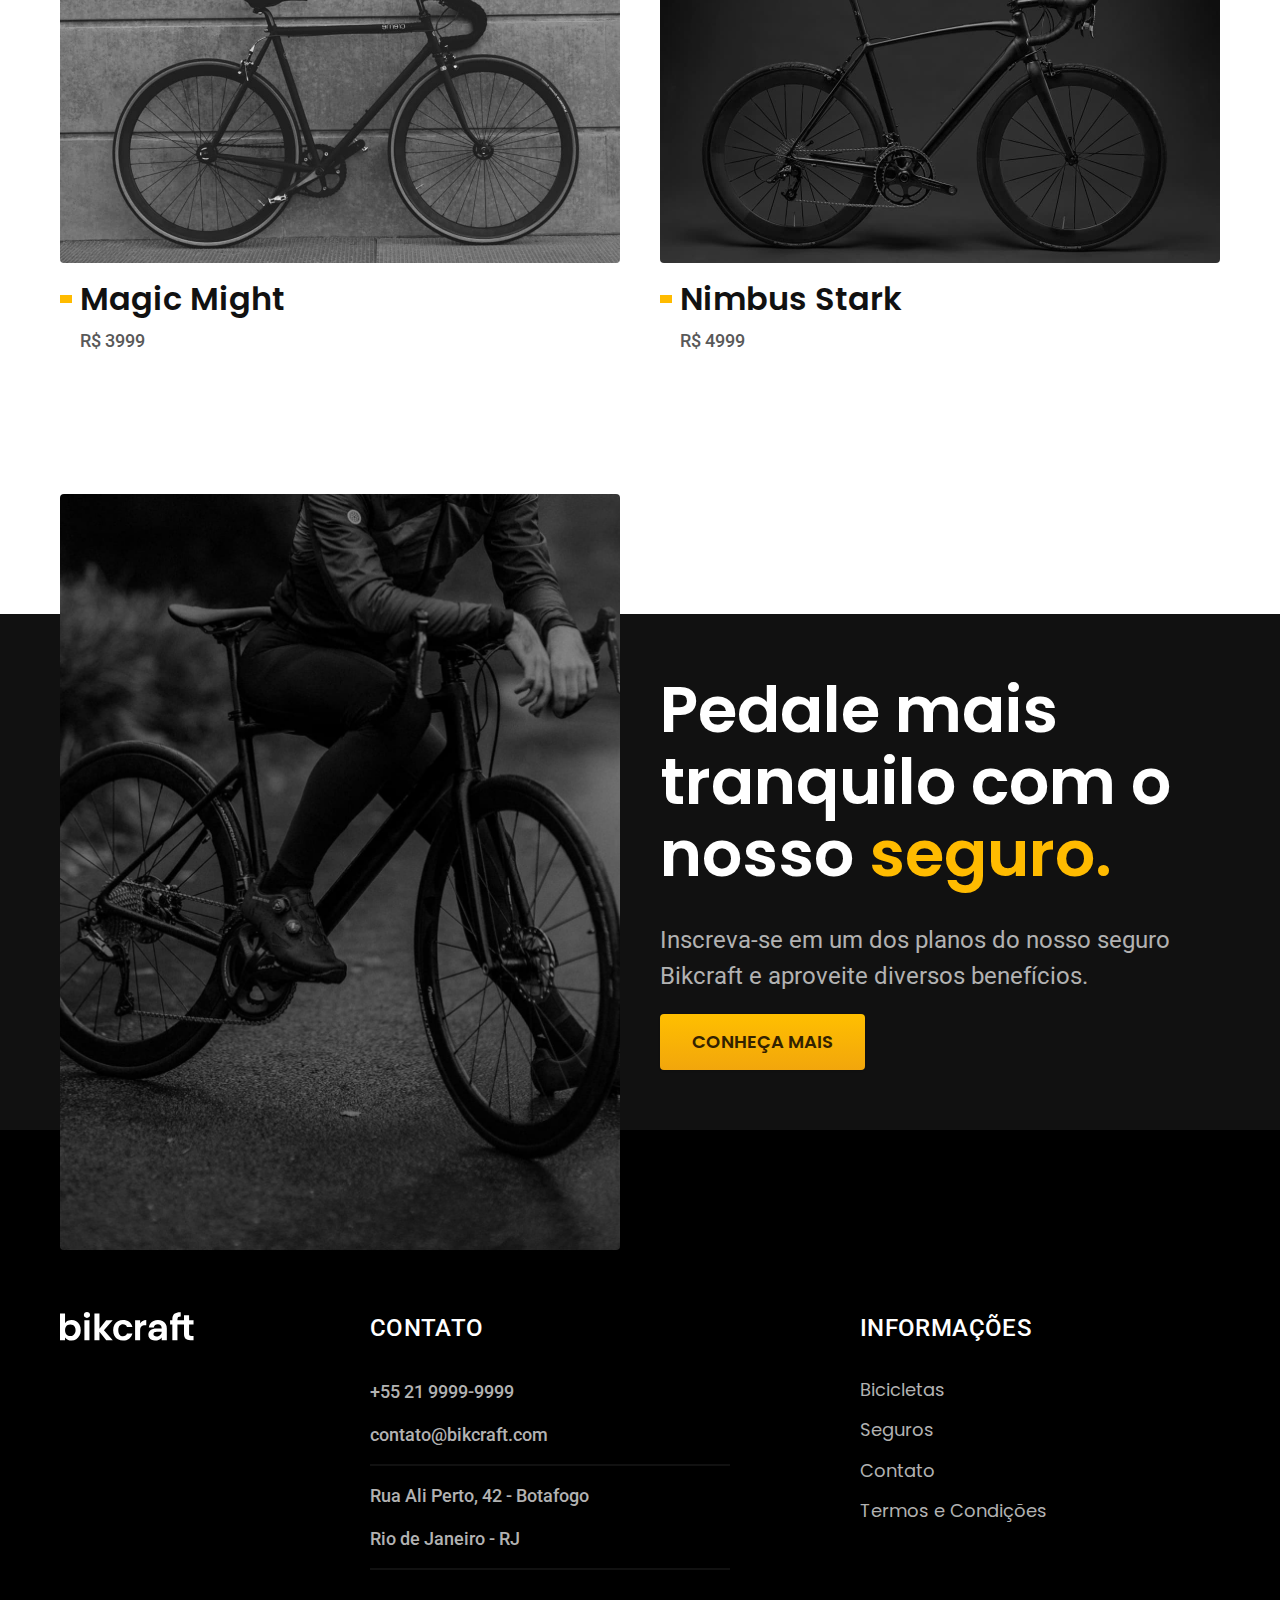
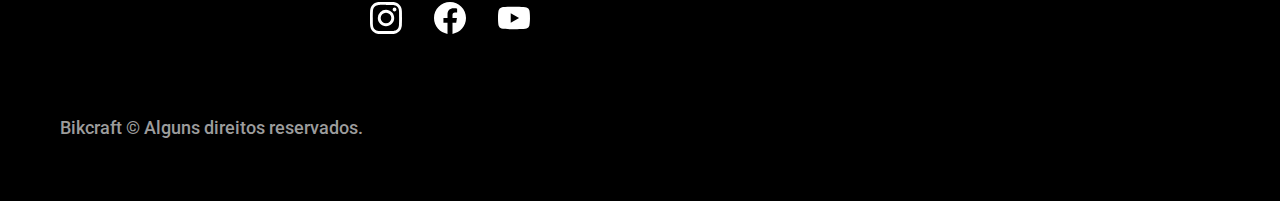
<file: bicicletas/nebula.html>
<!DOCTYPE html>

<html lang="pt-br">

<head>
  <meta charset="UTF-8">
  <meta name="viewport" content="width=device-width, initial-scale=1.0">
  <title>Nebula Cosmic | Bikcraft</title>
  <meta name="description" content="Nebula Cosmic.">

  <link rel="icon" href="../favicon.svg" type="image/svg+xml">
  <link rel="preload" href="../css/style.min.css" as="style">
  <link rel="stylesheet" href="../css/style.min.css">

  <script>document.documentElement.classList.add('js')</script>

  <link rel="preconnect" href="https://fonts.googleapis.com">
  <link rel="preconnect" href="https://fonts.gstatic.com" crossorigin>
  <link href="https://fonts.googleapis.com/css2?family=Merriweather:ital,wght@1,900&family=Poppins:wght@400;600&family=Roboto:wght@400;500&display=swap" rel="stylesheet">
</head>

<body id="bicicleta">
  <header class="header-bg">
    <div class="header container">
      <a href="../">
        <img src="../img/bikcraft.svg" alt="Bikcraft">
      </a>

      <nav aria-label="primaria">
        <ul class="header-menu font-1-m cor-0">
          <li><a href="../bicicletas.html">Bicicletas</a></li>
          <li><a href="../seguros.html">Seguros</a></li>
          <li><a href="../contato.html">Contato</a></li>
        </ul>
      </nav>
    </div>
  </header>

  <main class="titulo-bg">
    <div>
      <div class="titulo container">
        <p class="font-2-xl cor-5">R$ 2499</p>
        <h1 class="font-1-xxl cor-0">Nebula Cosmic<span class="cor-p1">.</span></h1>
      </div>
    </div>

    <div class="bicicleta container">
      <div class="bicicleta-img">
        <img src="../img/bicicleta/nimbus3.jpg" alt="Bicicleta 1">
        <img src="../img/bicicleta/nimbus1.jpg" alt="Bicicleta 2">
        <img src="../img/bicicleta/nimbus2.jpg" alt="Bicicleta 3">
      </div>
      <div class="bicicleta-conteudo">
        <p class="font-2-l cor-5">A Nebula Cosmic é a melhor Bikcraft já criada pela nossa equipe. Ela vem equipada com os melhores acessórios, o que garante maior velocidade.</p>
        <div class="bicicleta-comprar">
          <a class="botao" href="../orcamento.html?tipo=bikcraft&produto=nebula">Comprar Agora</a>
          <span class="font-1-xs cor-6"><img src="../img/icones/entrega.svg" alt="">entrega em 5 dias</span>
          <span class="font-1-xs cor-6"><img src="../img/icones/estoque.svg" alt="">18 em estoque</span>
        </div>
        <h2 class="font-1-xs cor-0">Informações</h2>
        <ul class="bicicleta-informacoes">
          <li>
            <img src="../img/icones/eletrica.svg" alt="">
            <h3 class="font-1-m cor-0">Motor Elétrico</h3>
            <p class="font-2-xs cor-5">Permite você viajar distâncias inimaginaveis com a sua bike.</p>
          </li>
          <li>
            <img src="../img/icones/velocidade.svg" alt="">
            <h3 class="font-1-m cor-0">40 km/h</h3>
            <p class="font-2-xs cor-5">A mais rápida bicicleta elétrica disponível hoje no mercado.</p>
          </li>
          <li>
            <img src="../img/icones/rastreador.svg" alt="">
            <h3 class="font-1-m cor-0">Rastreador</h3>
            <p class="font-2-xs cor-5">Rastreador e sistema anti-furto para garantir o seu sossego.</p>
          </li>
          <li>
            <img src="../img/icones/carbono.svg" alt="">
            <h3 class="font-1-m cor-0">Fibra de Carbono</h3>
            <p class="font-2-xs cor-5">Maior proteção possível para a sua Bikcraft com fibra de carbono.</p>
          </li>
        </ul>
        <h2 class="font-1-xs cor-0">Ficha Técnica</h2>
        <ul class="bicicleta-ficha font-2-s cor-4">
          <li>Peso <span>9 kg</span></li>
          <li>Altura <span>60 cm</span></li>
          <li>Largura <span>120</span></li>
          <li>Profundidade <span>10 cm</span></li>
          <li>Marchas <span>16</span></li>
          <li>Roda <span>29</span></li>
        </ul>
      </div>
    </div>
  </main>

  <article class="bicicletas-lista container">
    <h2 class="font-1-xxl">escolha a sua<span class="cor-p1">.</span></h2>

    <ul>
      <li>
        <a href="./magic.html">
          <img src="../img/bicicletas/magic.jpg" alt="Bicicleta preta">
          <h3 class="font-1-xl">Magic Might</h3>
          <span class="font-2-m cor-8">R$ 3999</span>
        </a>
      </li>
      <li>
        <a href="./nimbus.html">
          <img src="../img/bicicletas/nimbus.jpg" alt="Bicicleta preta">
          <h3 class="font-1-xl">Nimbus Stark</h3>
          <span class="font-2-m cor-8">R$ 4999</span>
        </a>
      </li>
    </ul>
  </article>

  <article class="seguro-bg">
    <div class="seguro container">
      <div class="seguro-img">
        <img src="../img/fotos/seguros.jpg" alt="Pessoa parada em cima de uma bicicleta.">
      </div>
      <div class="seguro-conteudo">
        <h2 class="font-1-xxl cor-0">Pedale mais tranquilo com o nosso <span class="cor-p1">seguro.</span></h2>
        <p class="font-2-l cor-5">Inscreva-se em um dos planos do nosso seguro Bikcraft e aproveite diversos benefícios.</p>
        <a class="botao" href="../seguros.html">Conheça Mais</a>
      </div>
    </div>
  </article>

  <footer class="footer-bg">
    <div class="footer container">
      <img src="../img/bikcraft.svg" alt="Bikcraft">
      <div class="footer-contato">
        <h3 class="font-2-l-b cor-0">Contato</h3>
        <ul class="font-2-m cor-5">
          <li><a href="tel:+552199999999">+55 21 9999-9999</a></li>
          <li><a href="mailto:contato@bikcraft.com">contato@bikcraft.com</a></li>
          <li>Rua Ali Perto, 42 - Botafogo</li>
          <li>Rio de Janeiro - RJ</li>
        </ul>
        <div class="footer-redes">
          <a href="../">
            <img src="../img/redes/instagram.svg" alt="Instagram">
          </a>
          <a href="../">
            <img src="../img/redes/facebook.svg" alt="Facebook">
          </a>
          <a href="../">
            <img src="../img/redes/youtube.svg" alt="Youtube">
          </a>
        </div>

      </div>
      <div class="footer-informacoes">
        <h3 class="font-2-l-b cor-0">Informações</h3>
        <nav>
          <ul class="font-1-m cor-5">
            <li><a href="../bicicletas.html">Bicicletas</a></li>
            <li><a href="../seguros.html">Seguros</a></li>
            <li><a href="../contato.html">Contato</a></li>
            <li><a href="../termos.html">Termos e Condições</a></li>
          </ul>
        </nav>
      </div>
      <p class="footer-copy font-2-m cor-6">Bikcraft © Alguns direitos reservados.</p>
    </div>
  </footer>
  <script src="../js/script.js"></script>
</body>

</html>
</file>
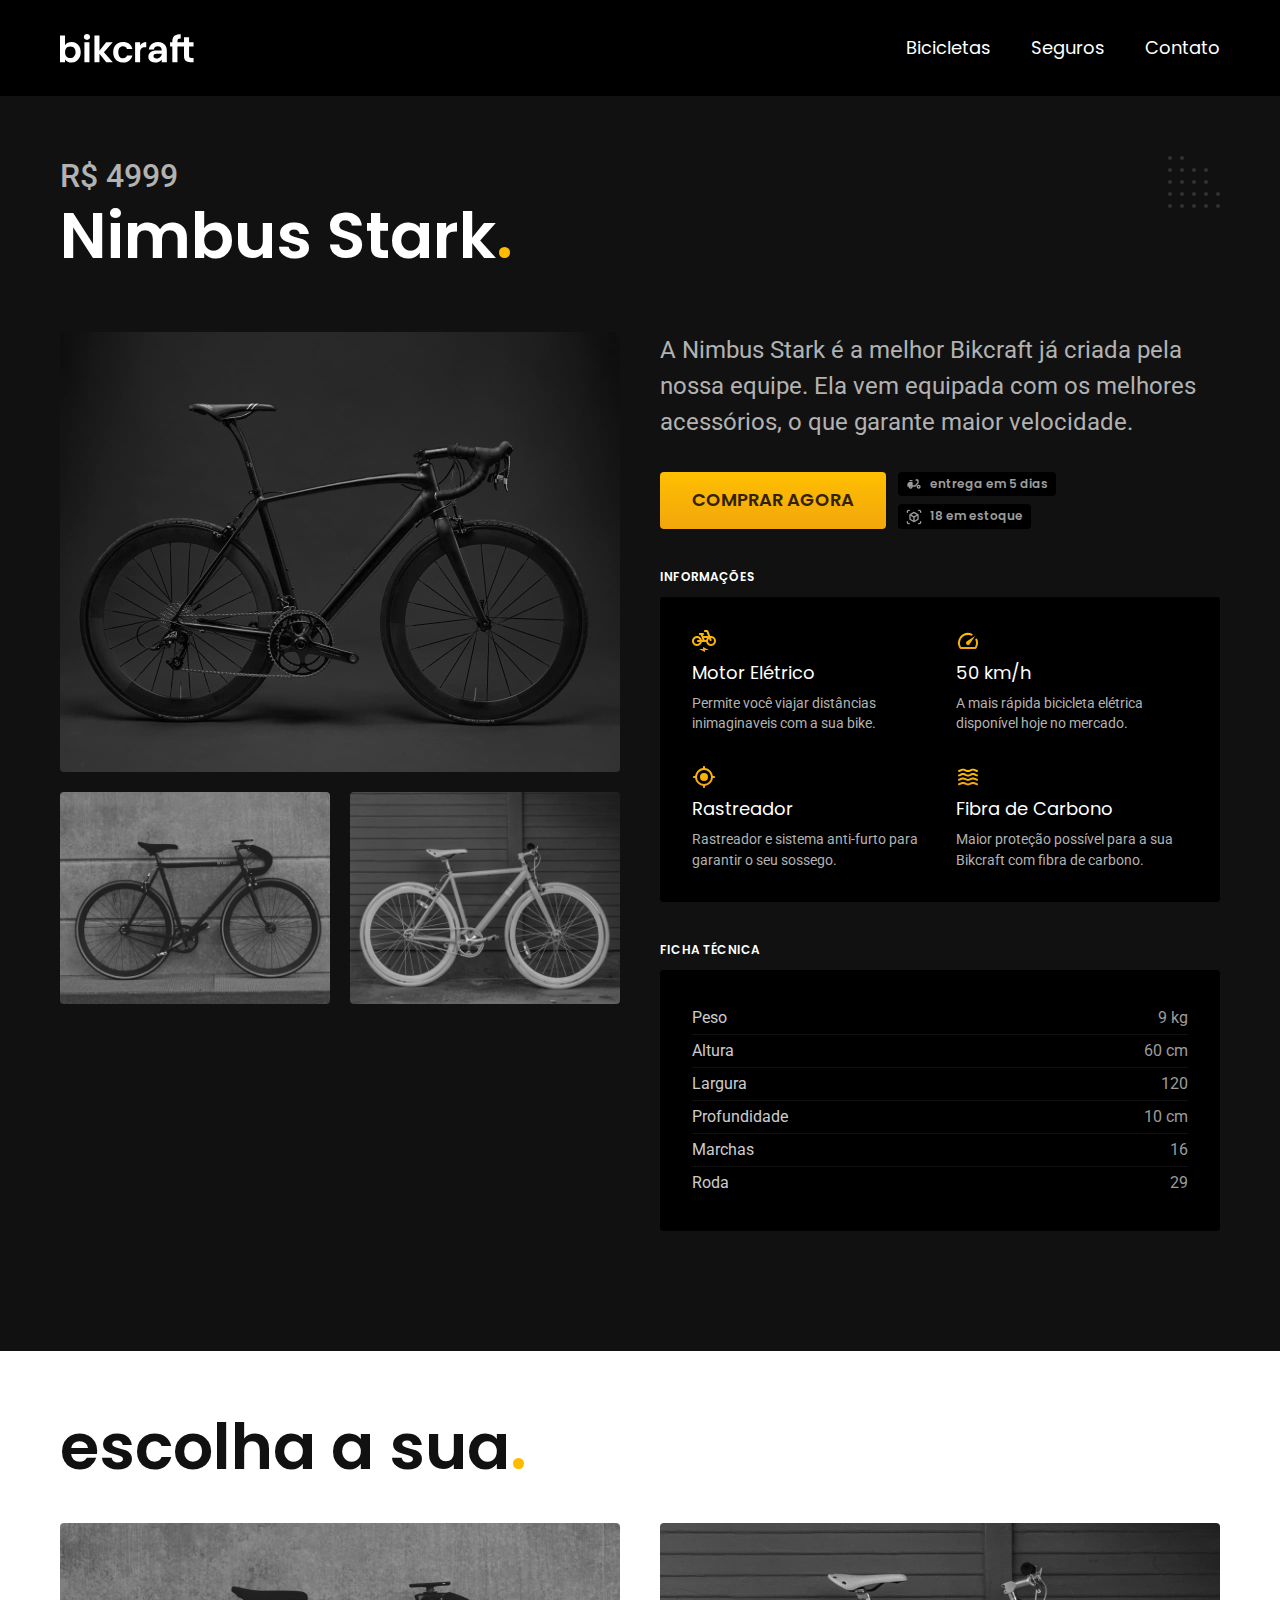
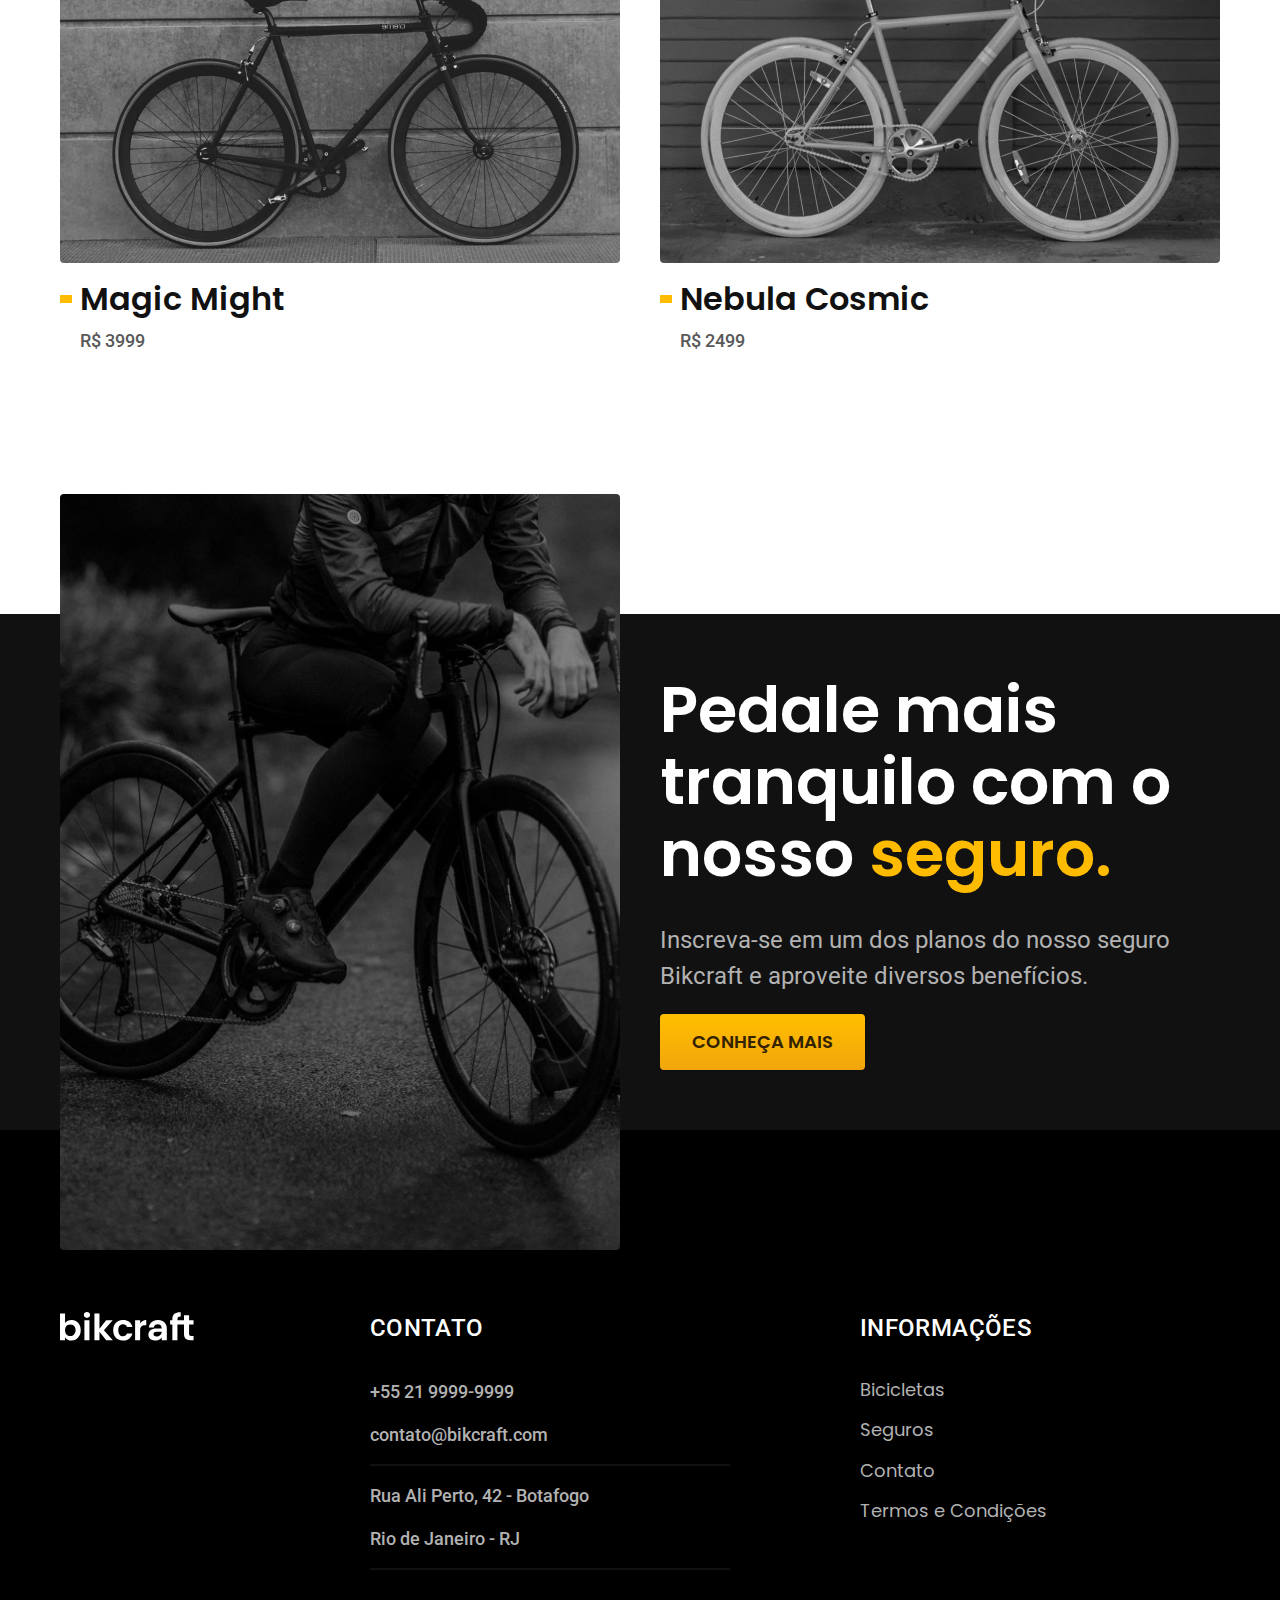
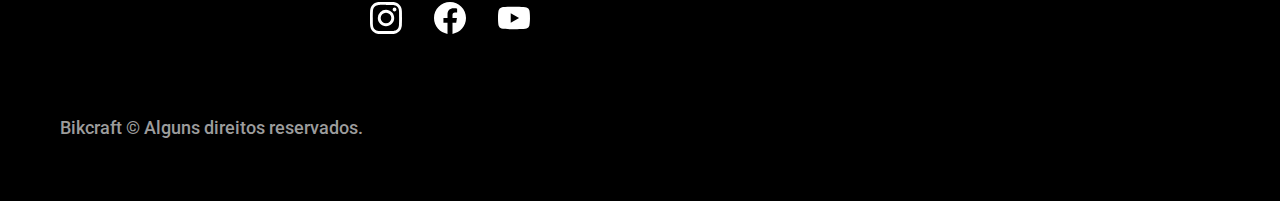
<file: bicicletas/nimbus.html>
<!DOCTYPE html>

<html lang="pt-br">

<head>
  <meta charset="UTF-8">
  <meta name="viewport" content="width=device-width, initial-scale=1.0">
  <title>Nimbus Stark | Bikcraft</title>
  <meta name="description" content="Nimbus Stark.">

  <link rel="icon" href="../favicon.svg" type="image/svg+xml">
  <link rel="preload" href="../css/style.min.css" as="style">
  <link rel="stylesheet" href="../css/style.min.css">

  <script>document.documentElement.classList.add('js')</script>

  <link rel="preconnect" href="https://fonts.googleapis.com">
  <link rel="preconnect" href="https://fonts.gstatic.com" crossorigin>
  <link href="https://fonts.googleapis.com/css2?family=Merriweather:ital,wght@1,900&family=Poppins:wght@400;600&family=Roboto:wght@400;500&display=swap" rel="stylesheet">
</head>

<body id="bicicleta">
  <header class="header-bg">
    <div class="header container">
      <a href="../">
        <img src="../img/bikcraft.svg" alt="Bikcraft">
      </a>

      <nav aria-label="primaria">
        <ul class="header-menu font-1-m cor-0">
          <li><a href="../bicicletas.html">Bicicletas</a></li>
          <li><a href="../seguros.html">Seguros</a></li>
          <li><a href="../contato.html">Contato</a></li>
        </ul>
      </nav>
    </div>
  </header>

  <main class="titulo-bg">
    <div>
      <div class="titulo container">
        <p class="font-2-xl cor-5">R$ 4999</p>
        <h1 class="font-1-xxl cor-0">Nimbus Stark<span class="cor-p1">.</span></h1>
      </div>
    </div>

    <div class="bicicleta container">
      <div class="bicicleta-img">
        <img src="../img/bicicleta/nimbus1.jpg" alt="Bicicleta 1">
        <img src="../img/bicicleta/nimbus2.jpg" alt="Bicicleta 2">
        <img src="../img/bicicleta/nimbus3.jpg" alt="Bicicleta 3">
      </div>
      <div class="bicicleta-conteudo">
        <p class="font-2-l cor-5">A Nimbus Stark é a melhor Bikcraft já criada pela nossa equipe. Ela vem equipada com os melhores acessórios, o que garante maior velocidade.</p>
        <div class="bicicleta-comprar">
          <a class="botao" href="../orcamento.html?tipo=bikcraft&produto=nimbus">Comprar Agora</a>
          <span class="font-1-xs cor-6"><img src="../img/icones/entrega.svg" alt="">entrega em 5 dias</span>
          <span class="font-1-xs cor-6"><img src="../img/icones/estoque.svg" alt="">18 em estoque</span>
        </div>
        <h2 class="font-1-xs cor-0">Informações</h2>
        <ul class="bicicleta-informacoes">
          <li>
            <img src="../img/icones/eletrica.svg" alt="">
            <h3 class="font-1-m cor-0">Motor Elétrico</h3>
            <p class="font-2-xs cor-5">Permite você viajar distâncias inimaginaveis com a sua bike.</p>
          </li>
          <li>
            <img src="../img/icones/velocidade.svg" alt="">
            <h3 class="font-1-m cor-0">50 km/h</h3>
            <p class="font-2-xs cor-5">A mais rápida bicicleta elétrica disponível hoje no mercado.</p>
          </li>
          <li>
            <img src="../img/icones/rastreador.svg" alt="">
            <h3 class="font-1-m cor-0">Rastreador</h3>
            <p class="font-2-xs cor-5">Rastreador e sistema anti-furto para garantir o seu sossego.</p>
          </li>
          <li>
            <img src="../img/icones/carbono.svg" alt="">
            <h3 class="font-1-m cor-0">Fibra de Carbono</h3>
            <p class="font-2-xs cor-5">Maior proteção possível para a sua Bikcraft com fibra de carbono.</p>
          </li>
        </ul>
        <h2 class="font-1-xs cor-0">Ficha Técnica</h2>
        <ul class="bicicleta-ficha font-2-s cor-4">
          <li>Peso <span>9 kg</span></li>
          <li>Altura <span>60 cm</span></li>
          <li>Largura <span>120</span></li>
          <li>Profundidade <span>10 cm</span></li>
          <li>Marchas <span>16</span></li>
          <li>Roda <span>29</span></li>
        </ul>
      </div>
    </div>
  </main>

  <article class="bicicletas-lista container">
    <h2 class="font-1-xxl">escolha a sua<span class="cor-p1">.</span></h2>

    <ul>
      <li>
        <a href="./magic.html">
          <img src="../img/bicicletas/magic.jpg" alt="Bicicleta preta">
          <h3 class="font-1-xl">Magic Might</h3>
          <span class="font-2-m cor-8">R$ 3999</span>
        </a>
      </li>
      <li>
        <a href="./nebula.html">
          <img src="../img/bicicletas/nebula.jpg" alt="Bicicleta preta">
          <h3 class="font-1-xl">Nebula Cosmic</h3>
          <span class="font-2-m cor-8">R$ 2499</span>
        </a>
      </li>
    </ul>
  </article>

  <article class="seguro-bg">
    <div class="seguro container">
      <div class="seguro-img">
        <img src="../img/fotos/seguros.jpg" alt="Pessoa parada em cima de uma bicicleta.">
      </div>
      <div class="seguro-conteudo">
        <h2 class="font-1-xxl cor-0">Pedale mais tranquilo com o nosso <span class="cor-p1">seguro.</span></h2>
        <p class="font-2-l cor-5">Inscreva-se em um dos planos do nosso seguro Bikcraft e aproveite diversos benefícios.</p>
        <a class="botao" href="../seguros.html">Conheça Mais</a>
      </div>
    </div>
  </article>

  <footer class="footer-bg">
    <div class="footer container">
      <img src="../img/bikcraft.svg" alt="Bikcraft">
      <div class="footer-contato">
        <h3 class="font-2-l-b cor-0">Contato</h3>
        <ul class="font-2-m cor-5">
          <li><a href="tel:+552199999999">+55 21 9999-9999</a></li>
          <li><a href="mailto:contato@bikcraft.com">contato@bikcraft.com</a></li>
          <li>Rua Ali Perto, 42 - Botafogo</li>
          <li>Rio de Janeiro - RJ</li>
        </ul>
        <div class="footer-redes">
          <a href="../">
            <img src="../img/redes/instagram.svg" alt="Instagram">
          </a>
          <a href="../">
            <img src="../img/redes/facebook.svg" alt="Facebook">
          </a>
          <a href="../">
            <img src="../img/redes/youtube.svg" alt="Youtube">
          </a>
        </div>

      </div>
      <div class="footer-informacoes">
        <h3 class="font-2-l-b cor-0">Informações</h3>
        <nav>
          <ul class="font-1-m cor-5">
            <li><a href="../bicicletas.html">Bicicletas</a></li>
            <li><a href="../seguros.html">Seguros</a></li>
            <li><a href="../contato.html">Contato</a></li>
            <li><a href="../termos.html">Termos e Condições</a></li>
          </ul>
        </nav>
      </div>
      <p class="footer-copy font-2-m cor-6">Bikcraft © Alguns direitos reservados.</p>
    </div>
  </footer>
  <script src="../js/script.js"></script>
</body>

</html>
</file>
<file: css/style.min.css>
body{margin:0;font-family:Arial,Helvetica,sans-serif;color:#111}blockquote,dd,h1,h2,h3,h4,p,ul{margin:0}ul{padding:0;list-style:none}a{text-decoration:none;color:inherit}img{max-width:100%;height:auto;display:block}img[src$=".jpg"]{border-radius:4px}.font-1-xs{font:600 0.75rem/1.35 Poppins,sans-serif}.font-2-xs{font:400 0.875rem/1.43 Roboto,sans-serif}.font-1-s{font:400 1rem/1.5 Poppins,sans-serif}.font-2-s{font:400 1rem/1.5 Roboto,sans-serif}.font-1-m,.font-1-m-b{font:400 1.125rem/1.35 Poppins,sans-serif}.font-1-m-b{font-weight:600}.font-2-m{font:500 1.125rem/1.5 Roboto,sans-serif}.font-1-l{font:400 1.5rem/1.5 Poppins,sans-serif}.font-2-l,.font-2-l-b{font:400 1.5rem/1.5 Roboto,sans-serif}.font-2-l-b{font-weight:500;letter-spacing:.015em;text-transform:uppercase}.font-1-xl{font:600 2rem/1.25 Poppins,sans-serif}.font-2-xl{font:500 2rem/1.25 Roboto,sans-serif}.font-1-xxl{font:600 4rem/1.125 Poppins,sans-serif}@media (max-width:1200px){.font-1-xxl{font-size:3rem}.font-2-l,.font-2-l-b{font-size:1.125rem}}@media (max-width:800px){.font-1-xxl{font-size:2rem}.font-1-xl,.font-2-xl{font-size:1.5rem}}:root{--cor-0:#ffffff;--cor-1:#f7f7f7;--cor-2:#ededed;--cor-3:#dedede;--cor-4:#cccccc;--cor-5:#b2b2b2;--cor-6:#9c9c9c;--cor-7:#717171;--cor-8:#595959;--cor-9:#404040;--cor-10:#2e2e2e;--cor-11:#111111;--cor-12:#000000;--cor-p1:#ffbb00;--cor-p2:#e4a30b;--cor-p3:#a66f00;--cor-p4:#664400;--cor-p5:#332200}.cor-0{color:var(--cor-0)}.cor-1{color:var(--cor-1)}.cor-2{color:var(--cor-2)}.cor-3{color:var(--cor-3)}.cor-4{color:var(--cor-4)}.cor-5{color:var(--cor-5)}.cor-6{color:var(--cor-6)}.cor-7{color:var(--cor-7)}.cor-8{color:var(--cor-8)}.cor-9{color:var(--cor-9)}.cor-10{color:var(--cor-10)}.cor-11{color:var(--cor-11)}.cor-12{color:var(--cor-12)}.cor-p1{color:var(--cor-p1)}.cor-p2{color:var(--cor-p2)}.cor-p3{color:var(--cor-p3)}.cor-p4{color:var(--cor-p4)}.cor-p5{color:var(--cor-p5)}.fadeInDown{transform:translate3d(0,-20px,0)}.fadeInUp{transform:translate3d(0,20px,0)}.fadeInRight{transform:translate3d(20px,0,0)}.fadeInLeft{transform:translate3d(-20px,0,0)}.js [data-anime]{opacity:0}.js .anime{opacity:1;transform:none;transition:transform .8s,opacity .8s}.header-bg{background-color:var(--cor-12)}.header{display:flex;flex-wrap:wrap;gap:20px;justify-content:space-between;align-items:center;padding-top:20px;padding-bottom:20px}.header-menu{display:flex;flex-wrap:wrap;gap:40px}.header-menu a{display:inline-block;padding:16px 0;position:relative}.header-menu a::after{content:"";display:block;height:2px;width:0;background:var(--cor-0);margin-top:4px;transition:.3s;position:absolute}.header-menu a.ativo::after,.header-menu a:hover::after{width:100%}@media (max-width:800px){.header-menu{gap:20px}.header-menu a{background:var(--cor-11);padding:12px 16px;border-radius:4px}.header-menu a:hover{background:var(--cor-10)}.header-menu a:after{display:none}}@media (max-width:600px){.header-menu{gap:12px}.header-menu a{padding:8px 12px;font-size:14px}}.footer-bg{background-color:var(--cor-12)}.footer{display:grid;grid-template-columns:3fr 5fr 4fr;gap:40px;padding-top:60px;padding-bottom:60px}.footer h3{margin-bottom:32px}.footer-contato ul{margin-bottom:32px}.footer-contato li:nth-child(2n):after{content:"";display:block;max-width:360px;height:2px;background-color:var(--cor-11);margin-top:16px}.footer li{margin-bottom:16px}.footer-redes{display:flex;gap:32px}.footer a:hover{color:var(--cor-0)}.footer-copy{grid-column:1/-1;margin-top:40px}@media (max-width:800px){.footer>img{display:none}.footer{grid-template-columns:1fr 1fr}}@media (max-width:600px){.footer{grid-template-columns:1fr;gap:60px}.footer-copy{margin-top:0}}.container{box-sizing:border-box;max-width:1200px;padding-left:20px;padding-right:20px;margin-left:auto;margin-right:auto}.botao{display:inline-block;padding:16px 32px;background:linear-gradient(#ffbf00,#f2a60c);border-radius:4px;box-shadow:0 1px 2px 0 rgba(0,0,0,.1);text-transform:uppercase;color:var(--cor-p5);font:600 1.125rem/1.35 Poppins,sans-serif;max-width:max-content;border:none;cursor:pointer}.botao:hover{background:linear-gradient(#ffb60d,#e59317)}.botao.secundario{background:var(--cor-10);color:var(--cor-2)}.botao.secundario:hover{background:var(--cor-9)}.botao.seta{display:flex;align-items:center}.botao.seta::after{content:"";display:inline-block;width:18px;height:10px;margin-left:12px;background:url("../img/icones/seta.svg");transition:transform .2s}.botao.seta:hover::after{transform:translateX(4px)}@media (max-width:600px){.botao{padding:12px 16px;font-size:1rem}}.link{display:inline-block;color:var(--cor-p1);font:500 1.5rem/1.5 Poppins,sans-serif;text-transform:uppercase}.link::after{content:"";display:block;width:100%;height:4px;background-color:currentColor}.link:hover{color:var(--cor-0)}.titulo-bg{padding-top:60px;padding-bottom:60px;background-color:var(--cor-11)}.titulo{background:url("../img/dec/top-right.svg") no-repeat top right 20px}.titulo p{margin-bottom:4px}@media (max-width:800px){.titulo-bg{padding-top:40px;padding-bottom:40px}.titulo p{font-size:1rem;text-transform:lowercase;font-weight:400}}.form{display:grid;grid-template-columns:1fr 1fr;gap:20px}.form label{display:block;font:400 1rem/1.5 Poppins,sans-serif;margin-bottom:4px}.form .col-2{grid-column:span 2}.form input[type=email],.form input[type=text],.form textarea{font:400 1rem/1.5 Roboto,sans-serif;background:var(--cor-1);border:1px solid var(--cor-2);padding:12px;border-radius:4px;width:100%;box-sizing:border-box}.form input[type=email]:focus,.form input[type=text]:focus,.form textarea:focus{outline:0;border-color:var(--cor-p1);background:var(--cor-0);box-shadow:0 0 0 2px #fea}@media (max-width:600px){.form{grid-template-columns:1fr}.form .col-2{grid-column:1}}.introducao-bg{background:var(--cor-12) url("../img/dec/bottom-left.svg") no-repeat bottom 160px left 20px;box-shadow:inset 0 -120px var(--cor-0)}.introducao{display:grid;grid-template-columns:1fr 1fr;gap:0 40px}.introducao-conteudo{align-self:end;padding-bottom:200px}.introducao img{width:100%;height:100%;object-fit:cover;border-radius:4px}.introducao h1{margin-bottom:32px}.introducao p{margin-bottom:20px}@media (max-width:800px){.introducao-bg{background:var(--cor-11);padding-top:40px;box-shadow:inset 0 -60px var(--cor-0)}.introducao{grid-template-columns:1fr;gap:32px}.introducao-conteudo{padding-bottom:0}.introducao h1{margin-bottom:16px}.introducao img{height:300px;width:100%}}.tecnologia-bg{background-color:var(--cor-11);box-shadow:inset 0 80px var(--cor-0),inset 0 -80px var(--cor-0)}.tecnologia{display:grid;grid-template-columns:1fr 1fr;gap:40px}.tecnologia-img img{width:100%;height:100%;object-fit:cover;object-position:left}.tecnologia-conteudo{padding-top:160px;padding-bottom:160px}.tecnologia-conteudo>span{display:block;margin-bottom:20px}.tecnologia-conteudo h2{margin-bottom:32px}.tecnologia-conteudo>p{margin-bottom:20px}.tecnologia a{margin-bottom:80px}.tecnologia-vantagens{display:flex;gap:40px}.tecnologia-vantagens h3{margin-bottom:8px;width:max-content}.tecnologia-vantagens img{width:24px;margin-bottom:8px}@media (max-width:800px){.tecnologia-bg{box-shadow:initial}.tecnologia{grid-template-columns:1fr}.tecnologia-conteudo{padding-top:60px;padding-bottom:60px}.tecnologia-img{display:none}.tecnologia a{margin-bottom:60px}}@media (max-width:600px){.tecnologia-vantagens{flex-direction:column}}.parceiros{padding-top:60px;padding-bottom:120px}.parceiros h2{margin-bottom:60px}.parceiros ul{padding:0 20px;max-width:1400px;display:grid;grid-template-columns:repeat(4,1fr);margin:0 auto}.parceiros li{display:flex;padding:32px;border-left:2px solid var(--cor-2)}.parceiros img{margin:auto}.parceiros li:first-child,.parceiros li:nth-child(5){border-left:none}.parceiros li:nth-child(n+5){border-top:2px solid var(--cor-2)}@media (max-width:800px){.parceiros{padding-bottom:60px}.parceiros li{display:flex;padding:20px}.parceiros h2{margin-bottom:20px}.parceiros ul{grid-template-columns:repeat(2,1fr)}.parceiros li:nth-child(n+3){border-top:2px solid var(--cor-2)}.parceiros li:nth-child(odd){border-left:none}}.depoimento{display:grid;grid-template-columns:1fr 1fr;background-color:var(--cor-p1);overflow:hidden}.depoimento img{width:100%;height:100%;object-fit:cover;border-radius:0}.depoimento-conteudo{padding:40px 40px 80px 80px;align-self:end;background:url(../img/dec/bottom-right-p.svg) no-repeat bottom 40px right 40px}.depoimento-conteudo p{max-width:32ch;font-family:Merriweather,serif;font-style:italic;font-weight:900;margin-bottom:32px;position:relative}.depoimento p::after,.depoimento p::before{font-size:5rem;color:var(--cor-p2);position:absolute}.depoimento p::before{content:"“";left:-50px;top:-20px}.depoimento p::after{content:"”"}@media (min-width:1200px){.depoimento img{max-height:520px}}@media (max-width:800px){.depoimento{grid-template-columns:1fr;text-align:center}.depoimento img{max-height:200px}.depoimento-conteudo{padding:40px 20px;justify-self:center}}.bicicletas-lista{padding-top:60px;padding-bottom:120px}.bicicletas-lista h2{margin-bottom:40px}.bicicletas-lista ul{display:flex;gap:40px;padding:0 20px 20px 20px;max-width:1400px;margin-left:auto;margin-right:auto;overflow-x:auto}#bicicleta .bicicletas-lista ul{padding:0 0 20px 0}.bicicletas-lista li{min-width:280px}.bicicletas-lista a{display:block}.bicicletas-lista img{margin-bottom:16px}.bicicletas-lista h3{margin-bottom:8px;display:flex;align-items:center}.bicicletas-lista h3::before{content:"";display:inline-block;height:8px;width:12px;margin-right:8px;background-color:var(--cor-p1);transition:width .2s}.bicicletas-lista a:hover h3::before{width:24px}.bicicletas-lista li span{padding-left:20px}@media (max-width:800px){.bicicletas-lista{padding-bottom:60px}.bicicletas-lista ul{gap:20px}}.bicicletas-bg{background:linear-gradient(to right,var(--cor-0) 30%,var(--cor-11) 0)}.bicicletas{display:grid;grid-template-columns:1fr 1fr;gap:40px;padding-top:60px;padding-bottom:60px;background:url("../img/dec/top-right.svg") no-repeat top 40px right 20px}.bicicletas-img{display:grid}.bicicletas-img img{grid-area:1/1}.bicicletas-img span{grid-area:1/1;place-self:start end;margin-top:20px;background:var(--cor-12);display:inline-block;padding:8px 16px 8px 8px;border-radius:4px 0 0 4px}.bicicletas-conteudo{display:grid;grid-template-columns:1fr auto;align-content:start}.bicicletas-conteudo h2,.bicicletas-conteudo p{grid-column:1/-1}.bicicletas-conteudo h2{margin-bottom:20px}.bicicletas-conteudo h2::before{content:"";display:block;width:12px;height:8px;background-color:var(--cor-p1);margin-bottom:8px}.bicicletas-conteudo p{margin-bottom:32px}.bicicletas-conteudo a{place-self:end}.bicicletas-conteudo li{display:flex;align-items:center}.bicicletas-conteudo ul{display:grid;gap:16px}.bicicletas-conteudo img{width:24px;margin-right:8px}@media (max-width:800px){.bicicletas-bg{background:var(--cor-11)}.bicicletas{grid-template-columns:1fr;gap:20px;padding-top:40px;padding-bottom:40px}}@media (max-width:600px){.bicicletas-conteudo{grid-template-columns:1fr}.bicicletas-conteudo ul{font-size:1rem;grid-template-columns:1fr 1fr;margin-bottom:32px}.bicicletas-conteudo a{place-self:start}}.bicicleta{display:grid;grid-template-columns:1fr 1fr;align-items:start;gap:40px;padding-top:60px;padding-bottom:60px}#bicicleta .titulo p{text-transform:uppercase}.bicicleta-img{display:flex;flex-wrap:wrap;gap:20px}.bicicleta-img img{flex:1;min-width:200px}.bicicleta-img img:first-child{min-width:100%}.bicicleta-conteudo>p{margin-bottom:32px}.bicicleta-comprar{display:grid;grid-template-columns:max-content auto;align-items:center;justify-items:start;gap:8px 12px;margin-bottom:40px}.bicicleta-comprar a{grid-row:span 2}.bicicleta-comprar span{display:flex;align-items:center;background-color:var(--cor-12);gap:8px;padding:4px 8px;border-radius:4px}.bicicleta-conteudo h2{text-transform:uppercase;letter-spacing:.015em;margin-bottom:12px}.bicicleta-ficha,.bicicleta-informacoes{padding:32px;background-color:var(--cor-12);border-radius:4px}.bicicleta-informacoes{margin-bottom:40px;display:grid;grid-template-columns:1fr 1fr;gap:32px}.bicicleta-informacoes img{width:24px;margin-bottom:8px}.bicicleta-informacoes h3{margin-bottom:8px}.bicicleta-ficha li{padding:4px 0;display:flex;justify-content:space-between;border-bottom:1px solid var(--cor-11)}.bicicleta-ficha li:last-child{border-bottom:none}.bicicleta-ficha span{color:var(--cor-6)}@media (max-width:800px){.bicicleta{grid-template-columns:1fr;padding-top:40px;padding-bottom:40px}.bicicleta-img{grid-row:2}}@media (max-width:400px){.bicicleta-informacoes{grid-template-columns:1fr}.bicicleta-comprar{grid-template-columns:1fr}}.seguro-bg{background-color:var(--cor-11);box-shadow:inset 0 120px var(--cor-0),inset 0 -120px var(--cor-12)}.seguro{display:grid;grid-template-columns:1fr 1fr;gap:40px}.seguro-img img{width:100%;height:100%;object-fit:cover}.seguro-conteudo{padding-top:180px;padding-bottom:180px}.seguro h2{margin-bottom:32px}.seguro p{margin-bottom:20px}@media (max-width:800px){.seguro-bg{box-shadow:inset 0 -60px var(--cor-12)}.seguro{grid-template-columns:1fr}.seguro-conteudo{grid-row:1;padding-top:40px;padding-bottom:0}}.seguros-bg{background-color:var(--cor-11)}.seguros{padding-top:60px;padding-bottom:60px;display:grid;grid-template-columns:1fr 1fr;gap:40px;align-items:center}#seguros .seguros{padding-top:0}.seguros h2{grid-column:1/-1}.seguros-item{background-color:var(--cor-12);padding:32px 32px 32px 60px;display:grid;grid-template-columns:1fr auto;border-radius:4px}.seguros-item h3{margin-bottom:40px}.seguros-item span{grid-column:2;display:block;text-align:right}.seguros-item ul{grid-column:1/-1;margin-bottom:32px}.seguros-item li{display:flex;align-items:center;position:relative}.seguros-item li+li{margin-top:20px}.seguros-item li::before{content:"";display:inline-block;width:13px;height:9px;background-image:url(../img/icones/lista.svg);position:absolute;left:-21px}.seguros-item a{grid-column:1/-1}@media (max-width:800px){.seguros{grid-template-columns:1fr}}.vantagens-bg{background-color:var(--cor-12)}.vantagens{padding-top:120px;padding-bottom:120px}.vantagens h2{margin-bottom:60px}.vantagens ul{display:grid;grid-template-columns:repeat(auto-fit,minmax(280px,max-content));gap:40px 80px}.vantagens h3,.vantagens img{margin-bottom:8px}@media (max-width:800px){.vantagens{padding-top:60px;padding-bottom:60px}.vantagens h2{margin-bottom:40px}.vantagens ul{gap:20px}}.perguntas{padding-bottom:120px;padding-top:120px}.perguntas h2{margin-bottom:60px}.perguntas dl>div{padding:20px;border-radius:4px}.perguntas dl>div:nth-child(odd){background-color:var(--cor-1)}.perguntas button{display:grid;grid-template-columns:auto 1fr auto;align-items:center;gap:8px;cursor:pointer;border:none;background:0 0;width:100%;text-align:left}.perguntas button::before{content:"";display:inline-block;width:12px;height:8px;background-color:var(--cor-p1)}.perguntas button::after{content:"";display:inline-block;width:14px;height:6px;background-image:url(../img/icones/seta-abrir.svg);transition:.3s}.perguntas button:hover::after,.perguntas button[aria-expanded=true]::after{transform:rotate(180deg)}.js .perguntas dd{display:none}.js .perguntas dd.ativa{display:block}.perguntas dd{padding-left:20px;padding-top:16px;max-width:80ch}@media (max-width:800px){.perguntas{padding-top:60px;padding-bottom:60px}.perguntas h2{margin-bottom:40px}}#contato{background:linear-gradient(var(--cor-11) 600px,var(--cor-1) 0)}.contato{display:grid;grid-template-columns:5fr 7fr}.contato-dados,.contato-formulario{padding:60px;box-shadow:0 1px 2px rgba(0,0,0,.1)}.contato-dados{border-radius:4px 0 0 4px;background:var(--cor-12) url("../img/dec/bottom-left.svg") no-repeat bottom 20px left 20px}.contato-formulario{border-radius:0 4px 4px 0;background:var(--cor-0) url("../img/dec/bottom-right.svg") no-repeat bottom 20px right 20px}.contato-dados h2{margin-bottom:60px}.contato-endereco{margin-bottom:32px;padding-left:28px;background:url("../img/icones/local.svg") no-repeat 0 2px}.contato-endereco p{margin-bottom:8px}.contato-meios a{display:block;max-width:max-content;margin-bottom:8px;padding-left:28px}.contato-meios a:hover{color:var(--cor-0)}.contato-meios a:first-child{background:url("../img/icones/email.svg") no-repeat 0 2px}.contato-meios a:nth-child(2){margin-bottom:32px}.contato-meios a:nth-child(3){background:url("../img/icones/telefone.svg") no-repeat 0 2px;margin-bottom:60px}.contato-redes{display:flex;gap:32px;padding-left:28px}@media (max-width:800px){.contato{grid-template-columns:1fr}.contato-dados,.contato-formulario{padding:20px}.contato-dados{border-radius:4px 4px 0 0;background:var(--cor-12)}.contato-formulario{border-radius:0 0 4px 4px}.contato-dados h2,.contato-meios a:nth-child(3){margin-bottom:32px}.contato-redes{margin-bottom:12px}}.lojas{display:grid;grid-template-columns:1fr 1fr;gap:0 40px;padding-top:120px;padding-bottom:120px}.lojas h2{grid-column:1/-1;margin-bottom:60px}.lojas img{border-radius:4px 4px 0 0}.lojas-item{border-radius:4px;background:var(--cor-0);box-shadow:0 1px 2px rgba(0,0,0,.1)}.lojas-conteudo{display:grid;grid-template-columns:1fr 1fr;gap:32px 16px;padding:32px}.lojas-conteudo h3,.lojas-tempo{grid-column:1/-1}.lojas-dados{display:grid;gap:8px;border-left:2px solid var(--cor-2);padding-left:12px}.lojas-dados a{display:block;max-width:max-content}.lojas-tempo{display:flex;align-items:center;gap:8px}@media (max-width:800px){.lojas{gap:20px;padding-top:60px;padding-bottom:60px}.lojas h2{margin-bottom:32px}.lojas-conteudo{grid-template-columns:1fr}}@media (max-width:600px){.lojas{grid-template-columns:1fr}}#orcamento{background:linear-gradient(var(--cor-11) 600px,var(--cor-1) 0)}.orcamento{display:grid;grid-template-columns:5fr 7fr;padding-bottom:120px}.orcamento h2{text-transform:uppercase;position:relative;display:flex;align-items:center}.orcamento h2::before{content:"";display:inline-block;width:4px;height:8px;background-color:var(--cor-p1);position:absolute;left:-12px}.orcamento-dados,.orcamento-produto{padding:60px;box-shadow:0 1px 2px rgba(0,0,0,.1)}.orcamento-produto{border-radius:5px 0 0 5px;background:var(--cor-12) url("../img/dec/bottom-left.svg") no-repeat bottom 20px left 20px;display:grid;grid-template-columns:1fr 1fr;gap:20px;align-content:start}.orcamento-produto>*{grid-column:1/-1}.orcamento-produto>label{grid-column:initial}.orcamento-produto label{font:400 1rem/1.5 Poppins,sans-serif;color:var(--cor-4);background-color:var(--cor-10);padding:12px 16px;border-radius:4px;cursor:pointer;display:grid;grid-template-columns:auto 1fr auto;align-items:center;border:1px solid var(--cor-10)}.orcamento-produto input:checked+label{background:var(--cor-0);color:var(--cor-11)}.orcamento-produto label::before{content:"";display:inline-block;box-sizing:border-box;width:12px;height:12px;border:1px solid var(--cor-6);border-radius:50%;margin-right:8px}.orcamento-produto input:checked+label::before{border-color:var(--cor-7);box-shadow:inset 0 0 0 3px var(--cor-0),inset 0 0 0 6px var(--cor-7)}.orcamento-produto label:hover{background-color:var(--cor-9);border-color:var(--cor-9)}.orcamento-produto input:focus+label{box-shadow:0 0 0 2px var(--cor-p1);border-color:var(--cor-12)}.orcamento-produto label span{display:none}.orcamento-produto input:checked+label span{display:inline-block}.orcamento-produto input{opacity:0;position:absolute;pointer-events:none}.orcamento-dados{border-radius:0 5px 5px 0;background:var(--cor-0) url("../img/dec/bottom-right.svg") no-repeat bottom 20px right 20px}.orcamento-conteudo{display:none}.orcamento-conteudo h2,.orcamento-dados h2:nth-of-type(n+2){margin-top:20px}#bikcraft:checked~#orcamento-bikcraft,#seguro:checked~#orcamento-seguro{display:grid;gap:20px}.orcamento-detalhes{display:none;background:var(--cor-0);padding:20px;grid-template-columns:1fr 1fr;border-radius:4px;align-items:center}.orcamento-detalhes li{display:flex;align-items:center;margin-bottom:8px}.orcamento-detalhes li img{width:16px;margin-right:8px}.orcamento-produto input:checked+label+.orcamento-detalhes{display:grid}@media (max-width:1200px){.orcamento-dados,.orcamento-produto{padding:32px}}@media (max-width:800px){.orcamento{grid-template-columns:1fr}.orcamento-dados{border-radius:0 0 4px 4px}.orcamento-produto{border-radius:4px 4px 0 0;background:var(--cor-12)}}@media (max-width:400px){.orcamento-produto{grid-template-columns:1fr}}.termos{padding-top:80px;padding-bottom:80px}.termos h2{font-weight:600;margin-bottom:20px}.termos p+h2{margin-top:40px}.termos p{max-width:75ch;margin-bottom:24px}
</file>
